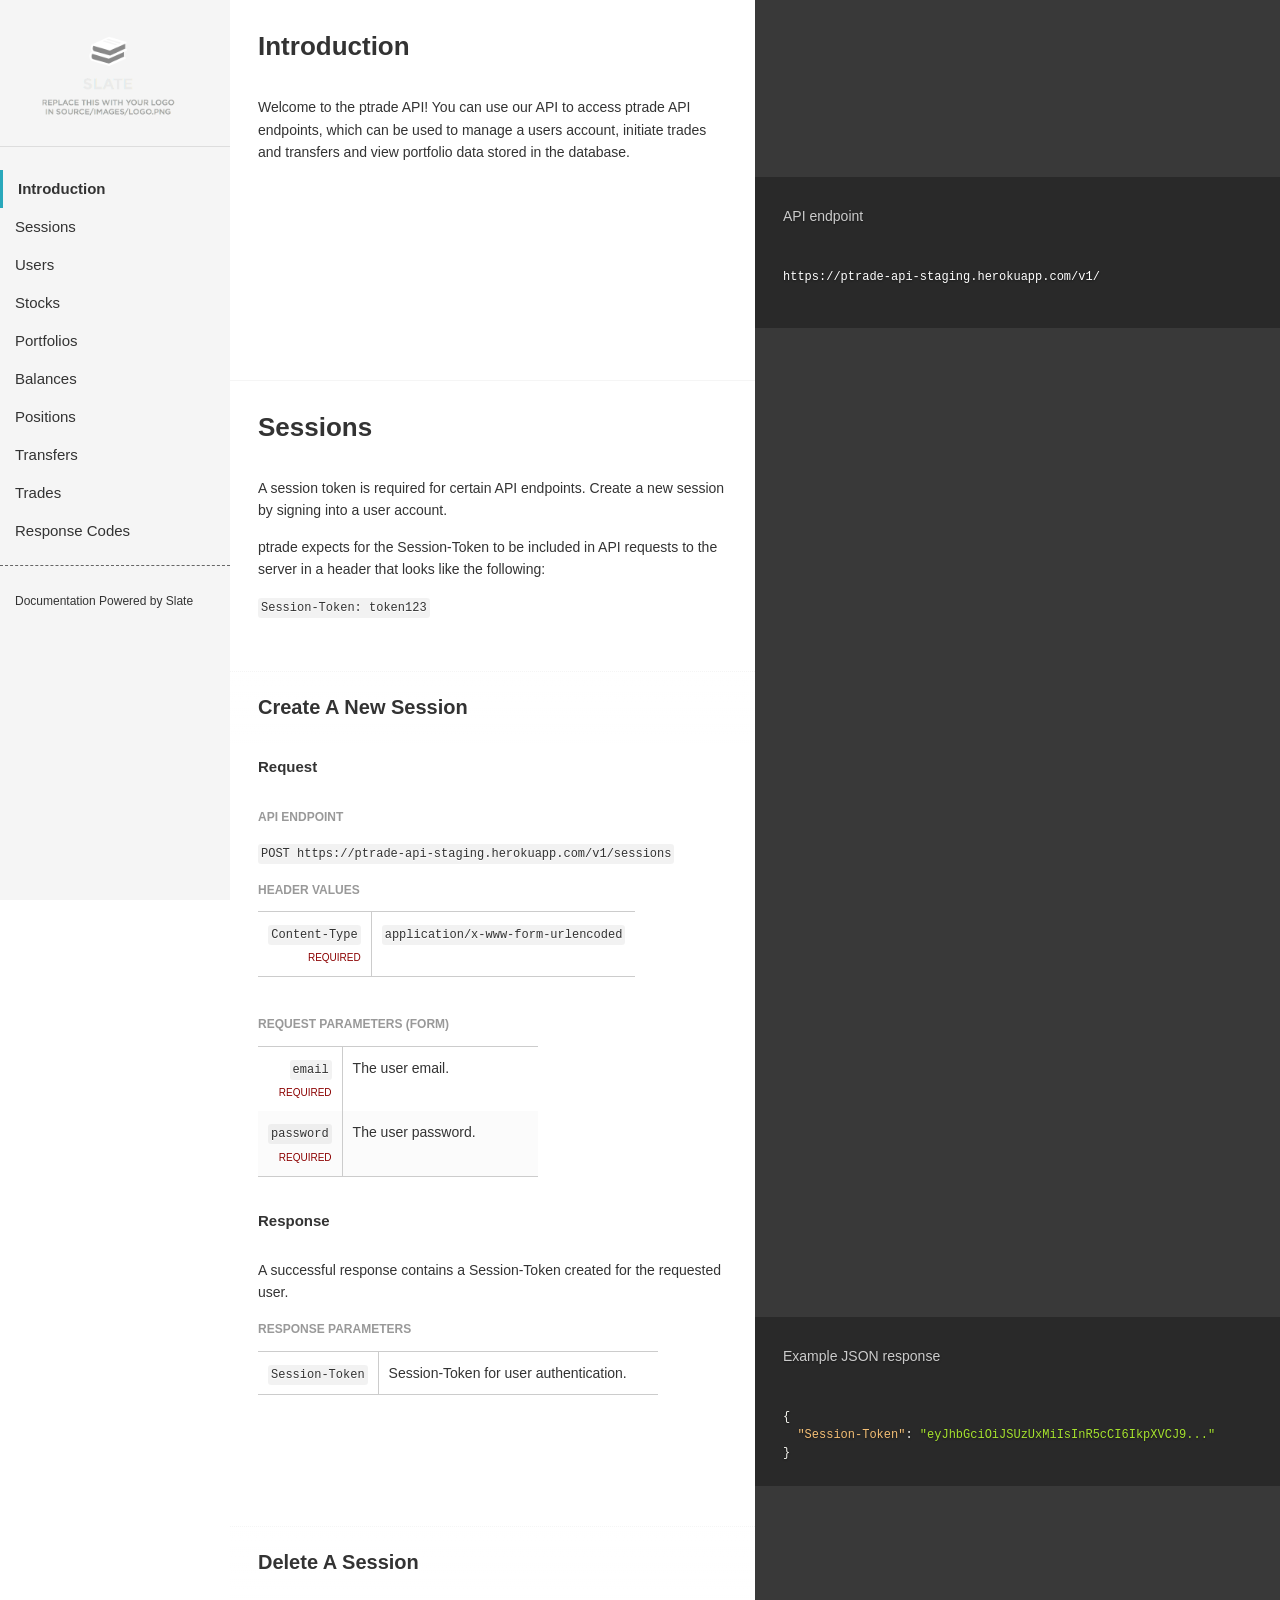
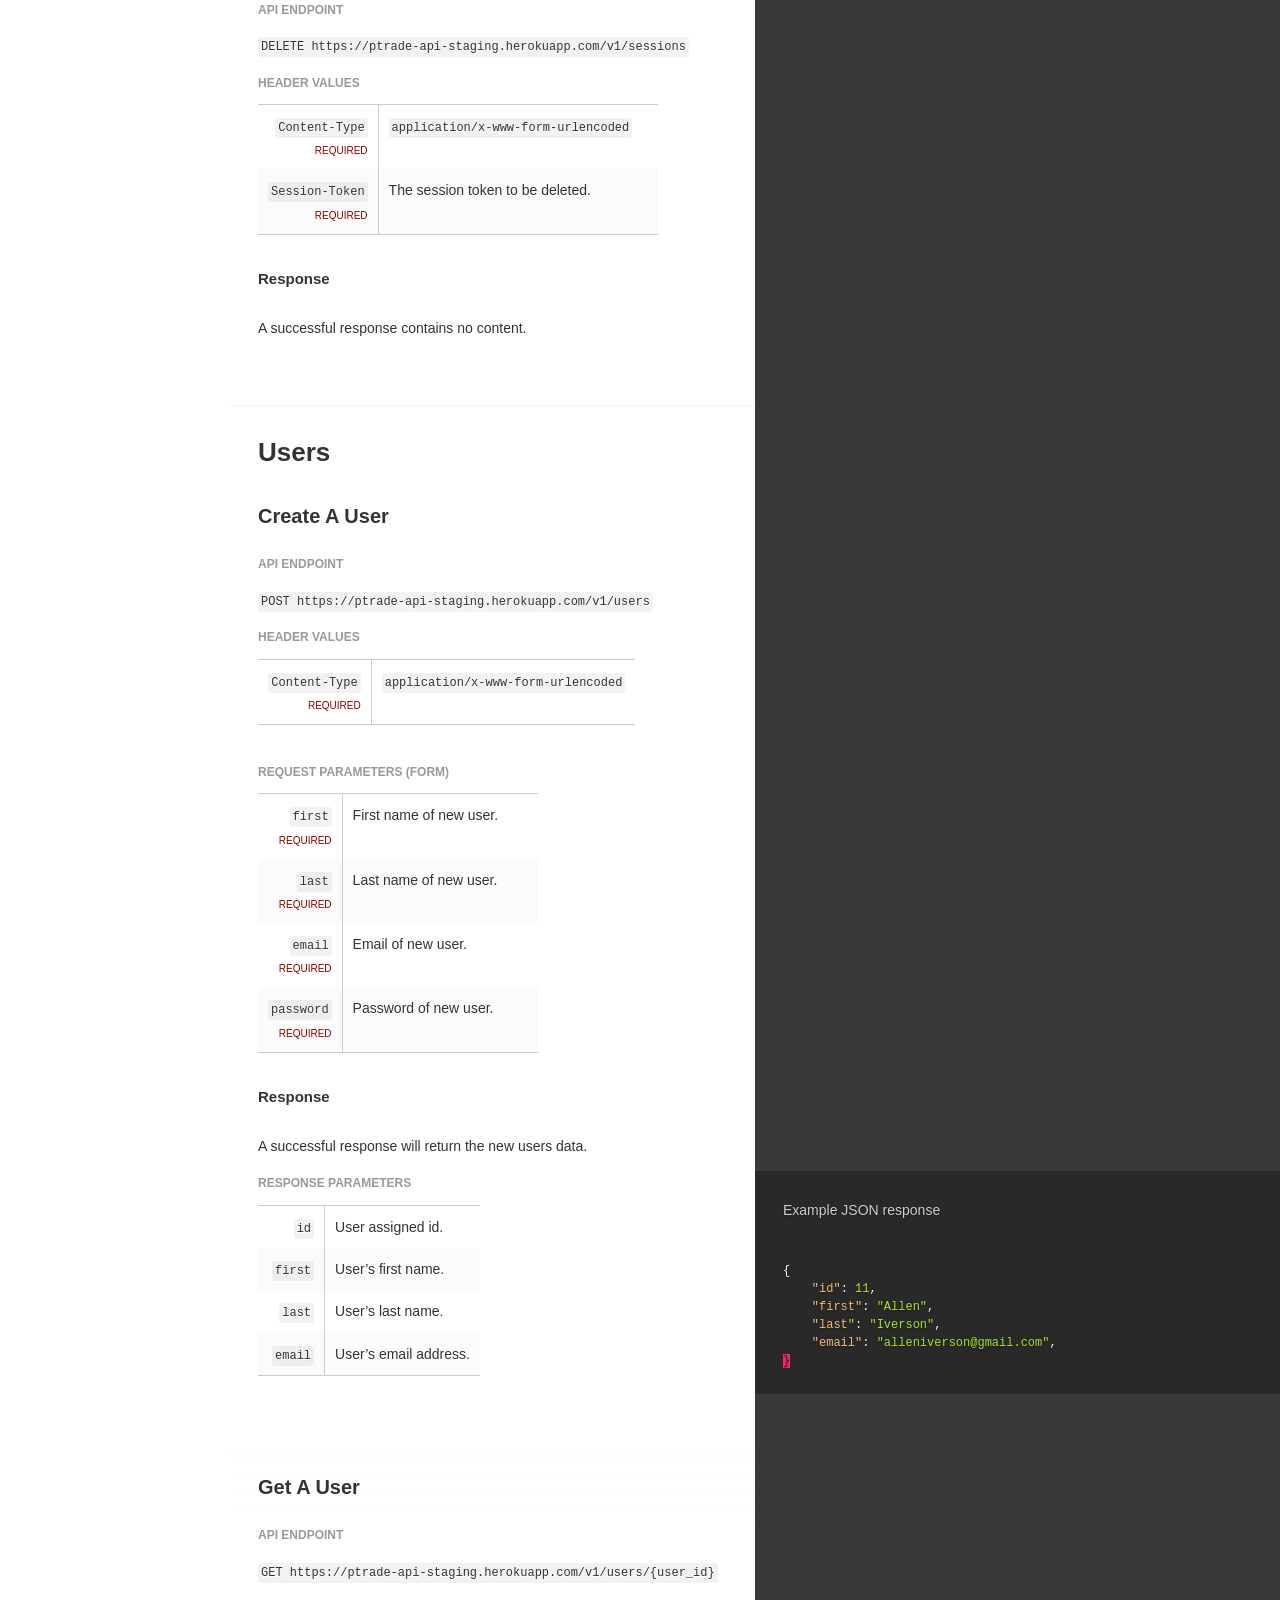
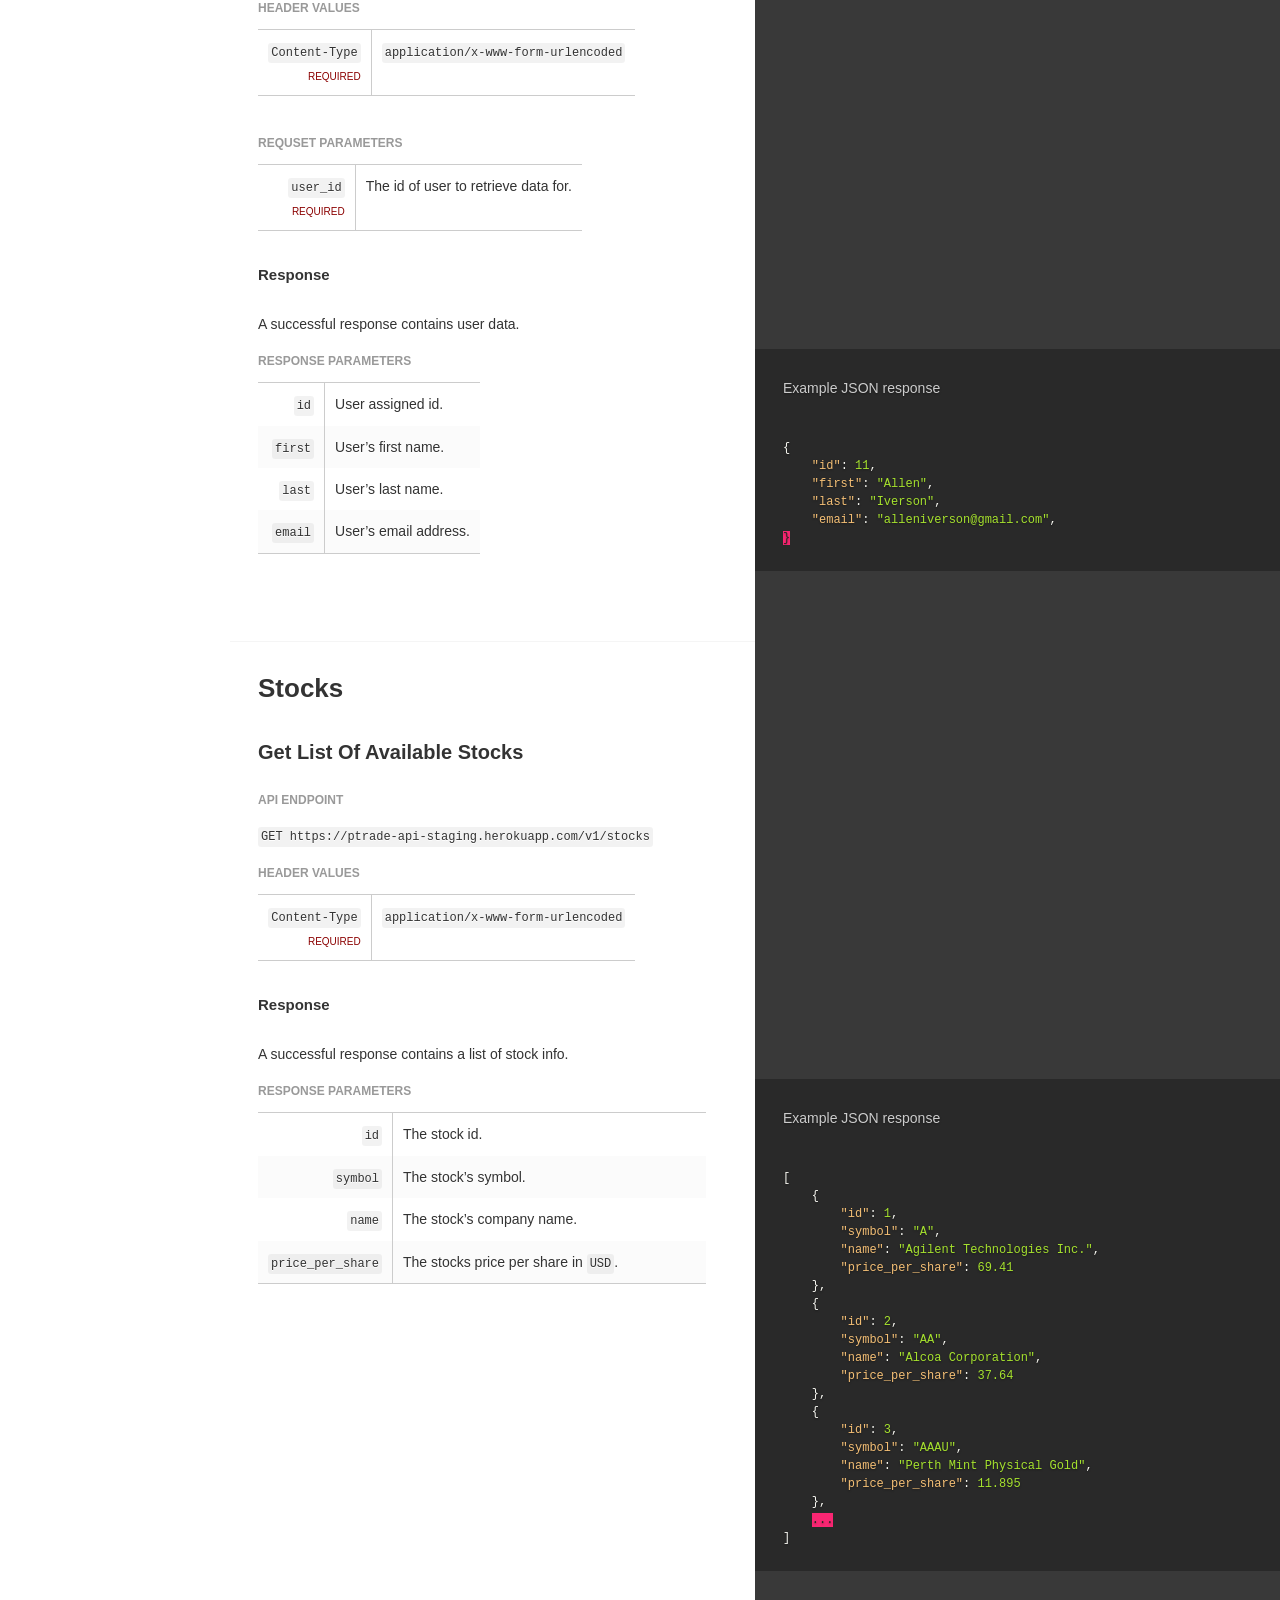
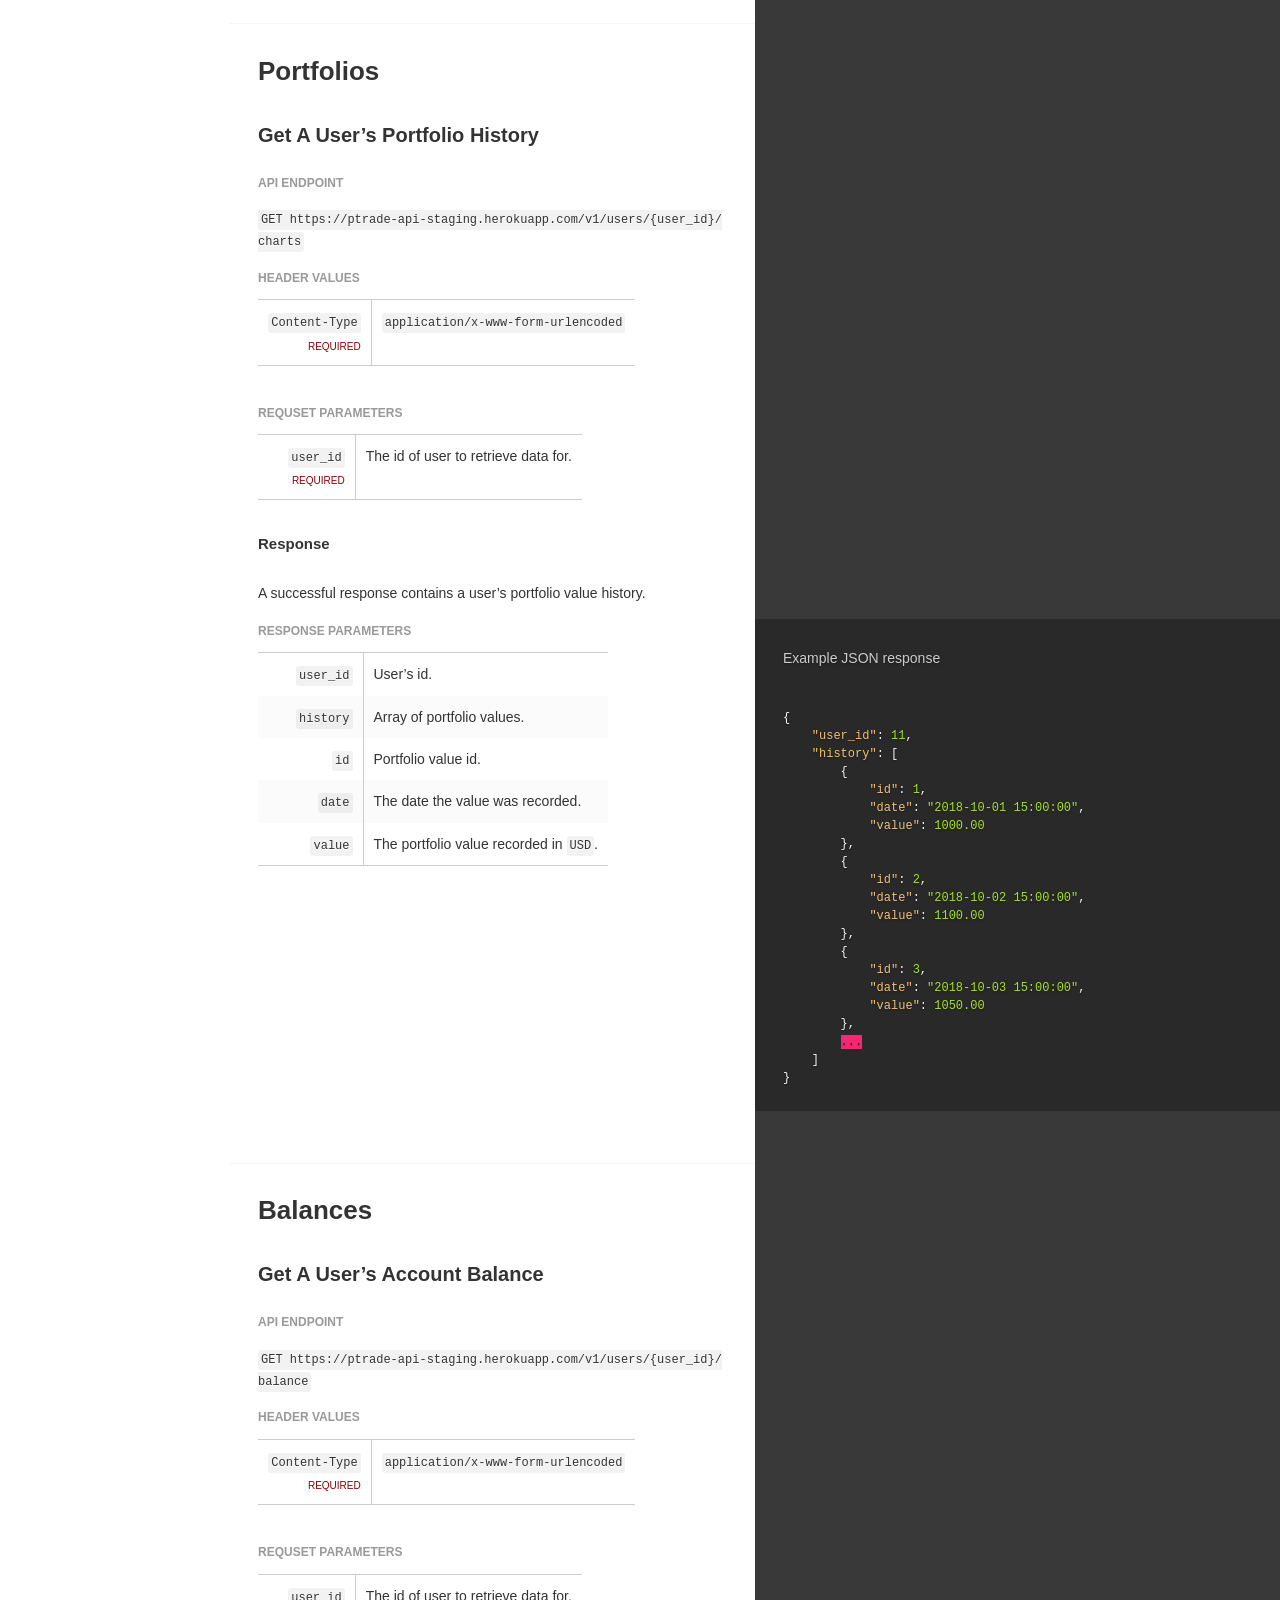
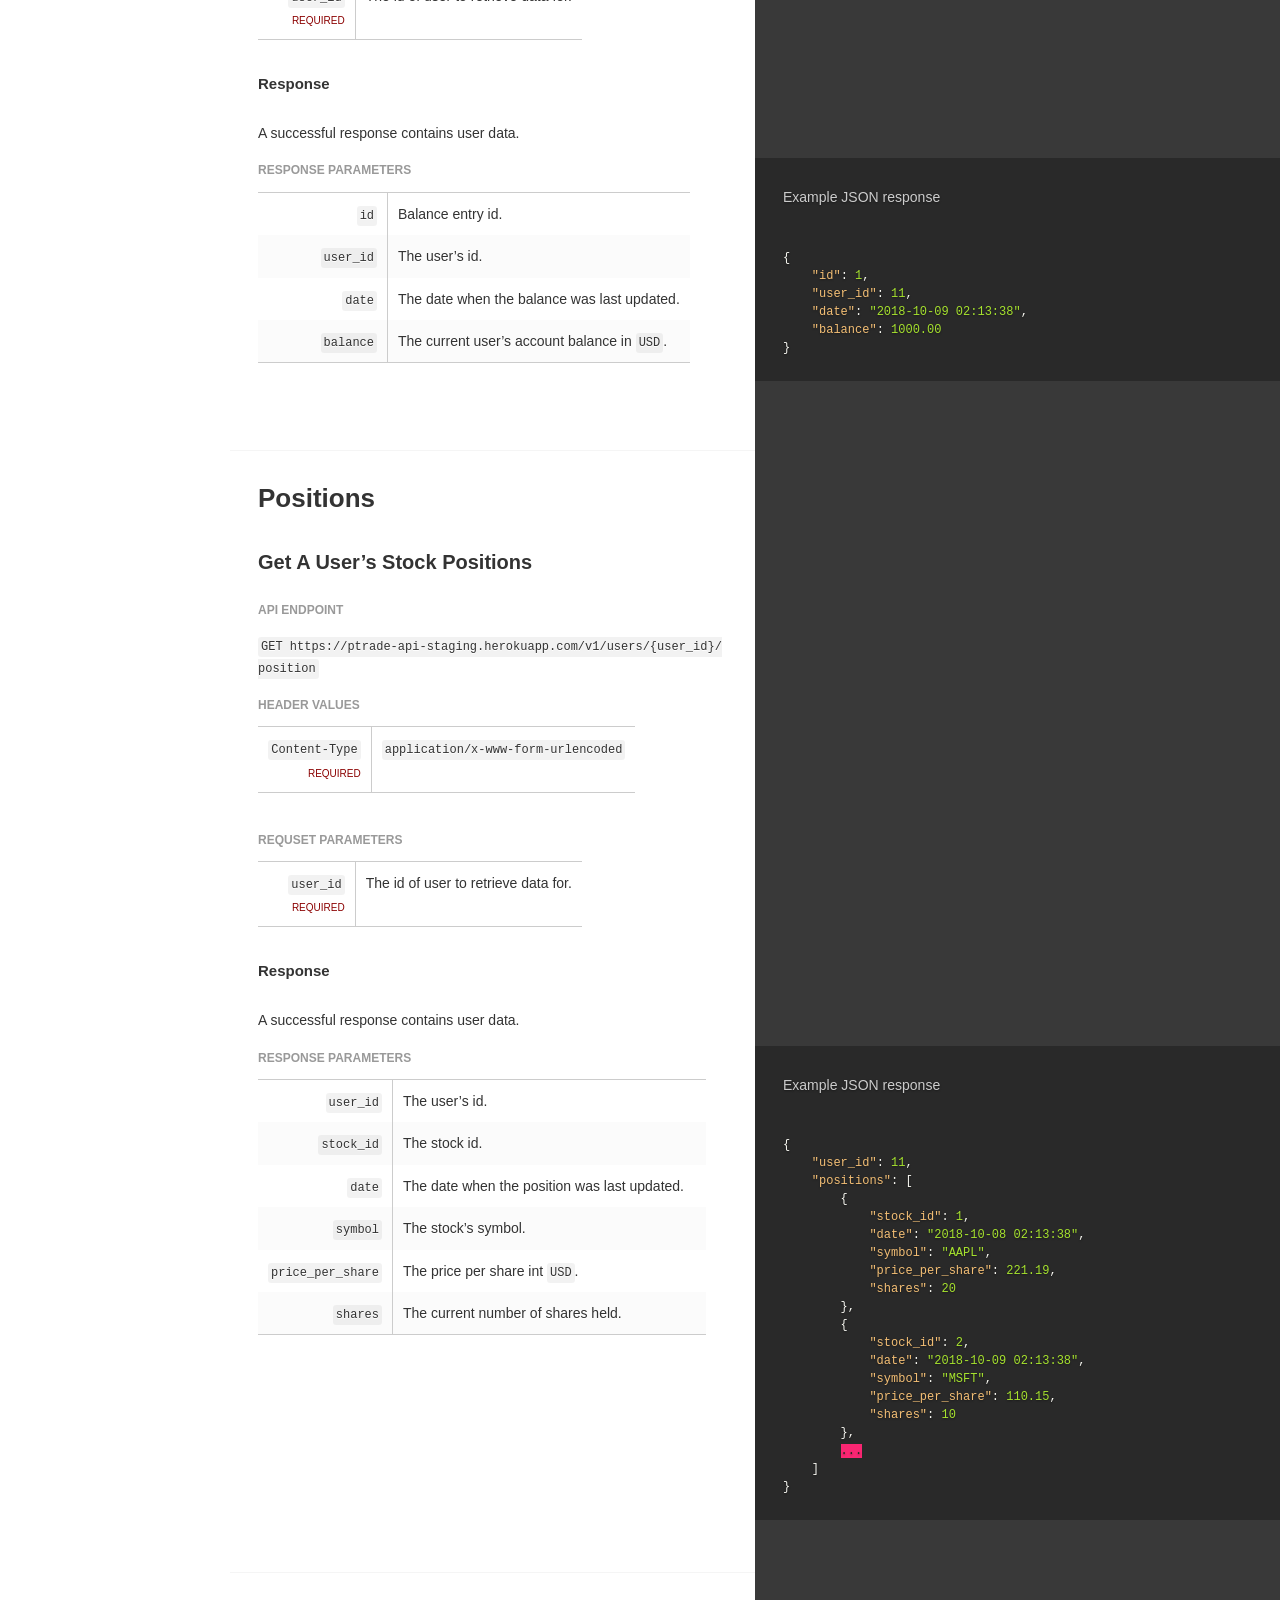
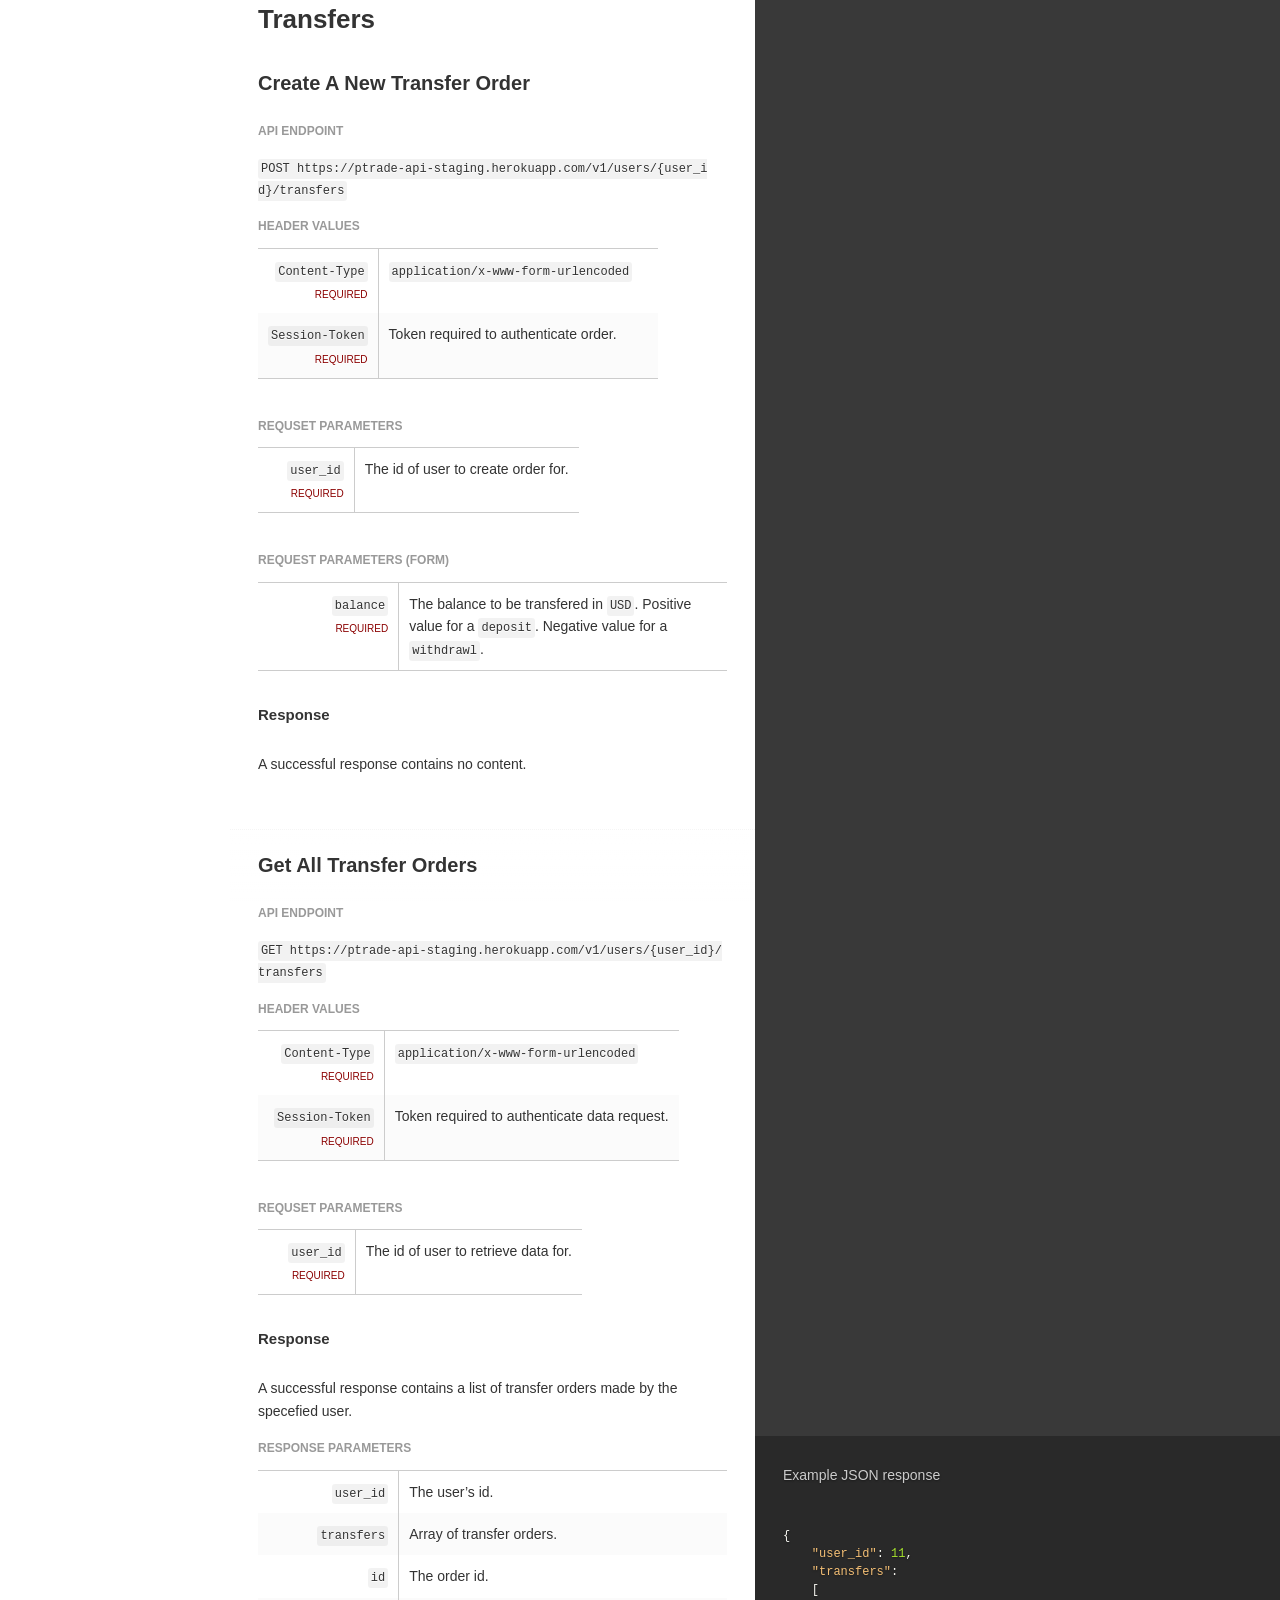
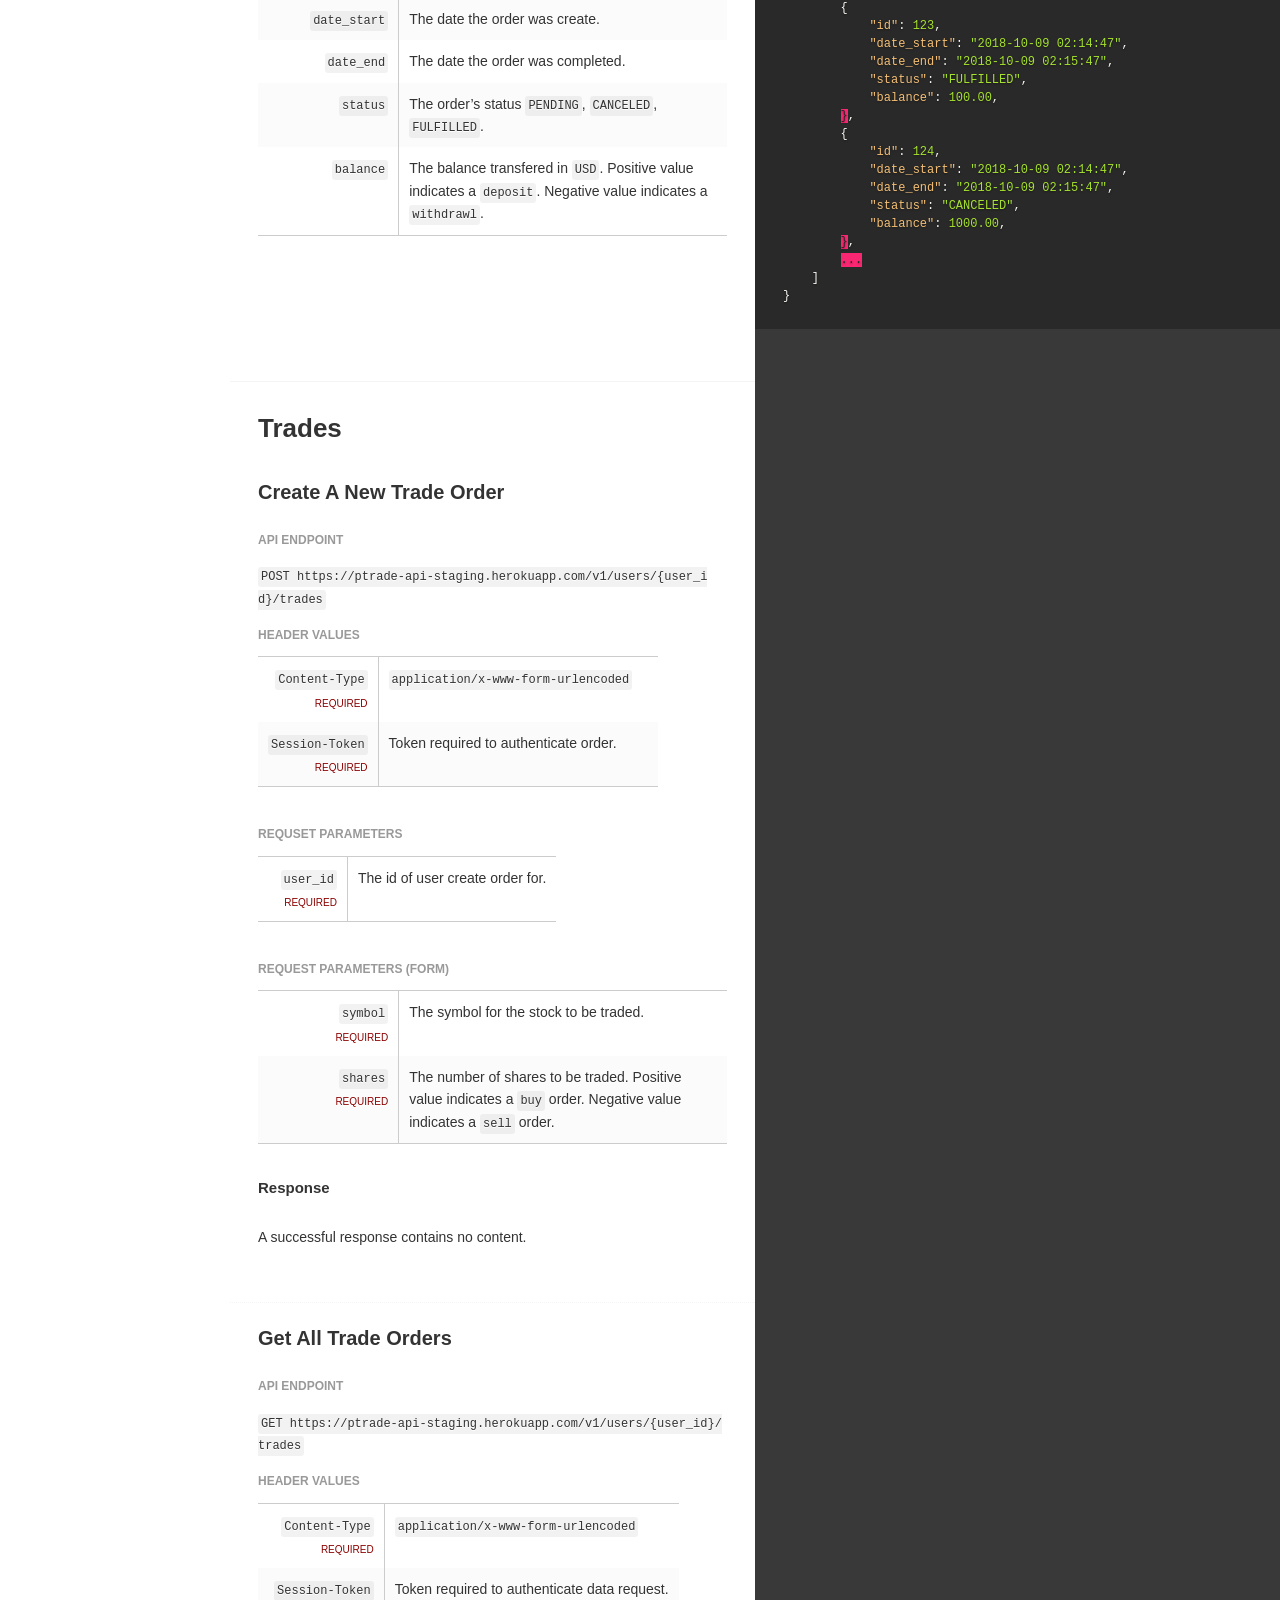
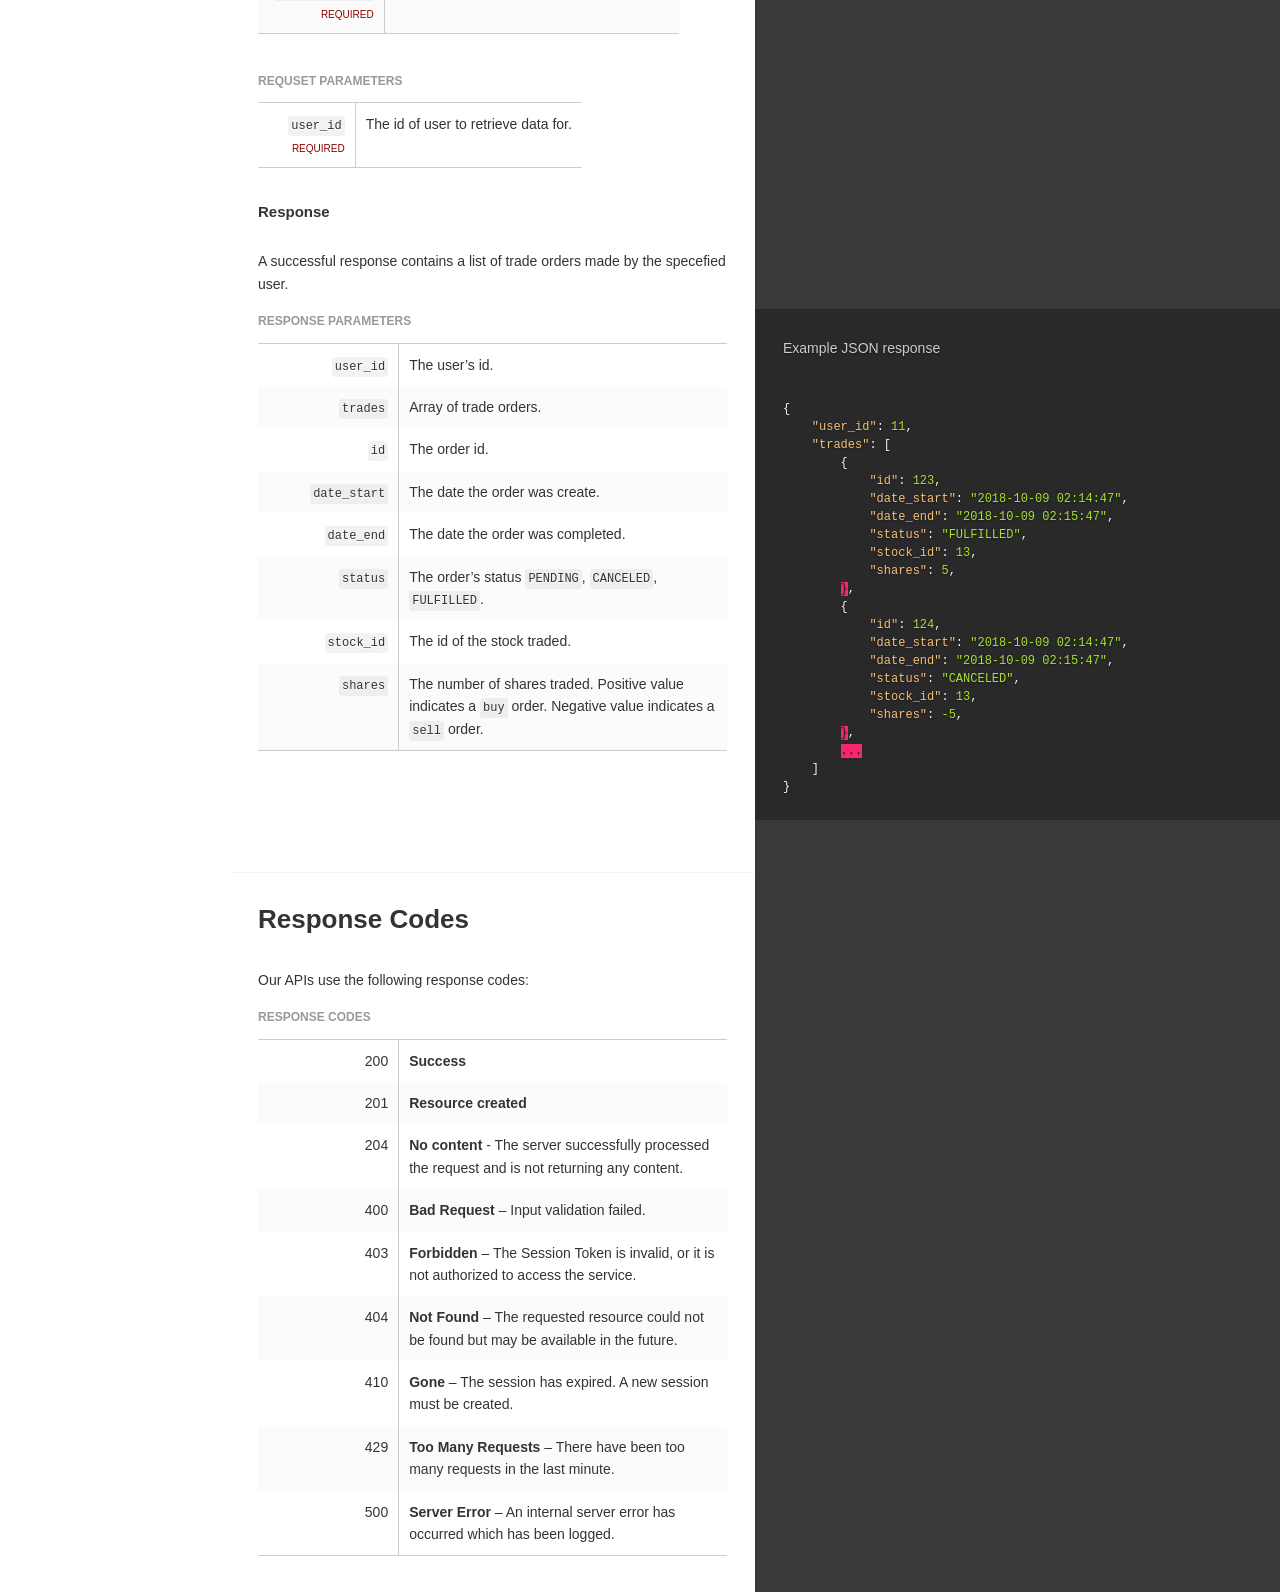
<file: docs/index.html>
<!doctype html>
<html>
  <head>
    <meta charset="utf-8">
    <meta content="IE=edge,chrome=1" http-equiv="X-UA-Compatible">
    <meta name="viewport" content="width=device-width, initial-scale=1, maximum-scale=1">
    <title>API Reference</title>
    <link rel="icon" type="image/png" href="" sizes="96x96">

    <style>
      .highlight table td { padding: 5px; }
.highlight table pre { margin: 0; }
.highlight, .highlight .w {
  color: #f8f8f2;
  background-color: #272822;
}
.highlight .err {
  color: #272822;
  background-color: #f92672;
}
.highlight .c, .highlight .cd, .highlight .cm, .highlight .c1, .highlight .cs {
  color: #75715e;
}
.highlight .cp {
  color: #f4bf75;
}
.highlight .nt {
  color: #f4bf75;
}
.highlight .o, .highlight .ow {
  color: #f8f8f2;
}
.highlight .p, .highlight .pi {
  color: #f8f8f2;
}
.highlight .gi {
  color: #a6e22e;
}
.highlight .gd {
  color: #f92672;
}
.highlight .gh {
  color: #66d9ef;
  background-color: #272822;
  font-weight: bold;
}
.highlight .k, .highlight .kn, .highlight .kp, .highlight .kr, .highlight .kv {
  color: #ae81ff;
}
.highlight .kc {
  color: #fd971f;
}
.highlight .kt {
  color: #fd971f;
}
.highlight .kd {
  color: #fd971f;
}
.highlight .s, .highlight .sb, .highlight .sc, .highlight .sd, .highlight .s2, .highlight .sh, .highlight .sx, .highlight .s1 {
  color: #a6e22e;
}
.highlight .sr {
  color: #a1efe4;
}
.highlight .si {
  color: #cc6633;
}
.highlight .se {
  color: #cc6633;
}
.highlight .nn {
  color: #f4bf75;
}
.highlight .nc {
  color: #f4bf75;
}
.highlight .no {
  color: #f4bf75;
}
.highlight .na {
  color: #66d9ef;
}
.highlight .m, .highlight .mf, .highlight .mh, .highlight .mi, .highlight .il, .highlight .mo, .highlight .mb, .highlight .mx {
  color: #a6e22e;
}
.highlight .ss {
  color: #a6e22e;
}
    </style>
    <link href="stylesheets/overrides.css" rel="stylesheet" media="screen" />
    <link href="stylesheets/print.css" rel="stylesheet" media="print" />
      <script src="javascripts/all_nosearch.js"></script>
  </head>

  <body class="index" data-languages="[]">
    <a href="#" id="nav-button">
      <span>
        NAV
        <img src="images/navbar.png" alt="Navbar" />
      </span>
    </a>
    <div class="tocify-wrapper">
      <div id="logo">
        <a href="">
            <img src="images/logo.png" alt="Logo" />
        </a>
      </div>

      <div id="toc">
      </div>
        <ul class="toc-footer">
            <li><a href='https://github.com/lord/slate'>Documentation Powered by Slate</a></li>
        </ul>
    </div>
    <div class="page-wrapper">
      <div class="dark-box"></div>
      <div class="content">
        <h1 id="introduction">Introduction</h1>

<p>Welcome to the ptrade API! You can use our API to access ptrade API endpoints, which can be used to manage a users account, initiate trades and transfers and view portfolio data stored in the database.</p>

<blockquote>
<p>API endpoint</p>
</blockquote>
<pre class="highlight plaintext"><code>https://ptrade-api-staging.herokuapp.com/v1/

</code></pre>
          <h1 id="sessions">Sessions</h1>

<p>A session token is required for certain API endpoints. Create a new session by signing into a user account.</p>

<p>ptrade expects for the Session-Token to be included in API requests to the server in a header that looks like the following:</p>

<p><code class="prettyprint">Session-Token: token123</code></p>

<h2 id="create-a-new-session">Create A New Session</h2>

<h3 id="request">Request</h3>

<p><em>API endpoint</em></p>

<p><code class="prettyprint">POST https://ptrade-api-staging.herokuapp.com/v1/sessions</code></p>

<!-- [![Run in Postman](https://run.pstmn.io/button.svg)]() -->

<p><em>HEADER VALUES</em></p>

<table><thead>
<tr>
<th>Header</th>
<th>Value</th>
</tr>
</thead><tbody>
<tr>
<td><code class="prettyprint">Content-Type</code> <br><span class="required">REQUIRED</span></td>
<td><code class="prettyprint">application/x-www-form-urlencoded</code></td>
</tr>
</tbody></table>

<p><em>REQUEST PARAMETERS (FORM)</em></p>

<table><thead>
<tr>
<th>Parameter</th>
<th>Description</th>
</tr>
</thead><tbody>
<tr>
<td><code class="prettyprint">email</code> <br><span class="required">REQUIRED</span></td>
<td>The user email.</td>
</tr>
<tr>
<td><code class="prettyprint">password</code> <br><span class="required">REQUIRED</span></td>
<td>The user password.</td>
</tr>
</tbody></table>

<h3 id="response">Response</h3>

<p>A successful response contains a Session-Token created for the requested user. </p>

<blockquote>
<p>Example JSON response  </p>
</blockquote>
<pre class="highlight json"><code><span class="p">{</span><span class="w">
  </span><span class="nt">"Session-Token"</span><span class="p">:</span><span class="w"> </span><span class="s2">"eyJhbGciOiJSUzUxMiIsInR5cCI6IkpXVCJ9..."</span><span class="w"> 
</span><span class="p">}</span><span class="w">
</span></code></pre>
<p><em>RESPONSE PARAMETERS</em></p>

<table><thead>
<tr>
<th>Element</th>
<th>Detail</th>
</tr>
</thead><tbody>
<tr>
<td><code class="prettyprint">Session-Token</code></td>
<td>Session-Token for user authentication.</td>
</tr>
</tbody></table>

<h2 id="delete-a-session">Delete A Session</h2>

<p><em>API endpoint</em></p>

<p><code class="prettyprint">DELETE https://ptrade-api-staging.herokuapp.com/v1/sessions</code></p>

<p><em>HEADER VALUES</em></p>

<table><thead>
<tr>
<th>Header</th>
<th>Value</th>
</tr>
</thead><tbody>
<tr>
<td><code class="prettyprint">Content-Type</code> <br><span class="required">REQUIRED</span></td>
<td><code class="prettyprint">application/x-www-form-urlencoded</code></td>
</tr>
<tr>
<td><code class="prettyprint">Session-Token</code> <br><span class="required">REQUIRED</span></td>
<td>The session token to be deleted.</td>
</tr>
</tbody></table>

<h3 id="response">Response</h3>

<p>A successful response contains no content.</p>

          <h1 id="users">Users</h1>

<h2 id="create-a-user">Create A User</h2>

<p><em>API endpoint</em></p>

<p><code class="prettyprint">POST https://ptrade-api-staging.herokuapp.com/v1/users</code></p>

<p><em>HEADER VALUES</em></p>

<table><thead>
<tr>
<th>Header</th>
<th>Value</th>
</tr>
</thead><tbody>
<tr>
<td><code class="prettyprint">Content-Type</code> <br><span class="required">REQUIRED</span></td>
<td><code class="prettyprint">application/x-www-form-urlencoded</code></td>
</tr>
</tbody></table>

<p><em>REQUEST PARAMETERS (FORM)</em></p>

<table><thead>
<tr>
<th>Parameter</th>
<th>Description</th>
</tr>
</thead><tbody>
<tr>
<td><code class="prettyprint">first</code> <br><span class="required">REQUIRED</span></td>
<td>First name of new user.</td>
</tr>
<tr>
<td><code class="prettyprint">last</code> <br><span class="required">REQUIRED</span></td>
<td>Last name of new user.</td>
</tr>
<tr>
<td><code class="prettyprint">email</code> <br><span class="required">REQUIRED</span></td>
<td>Email of new user.</td>
</tr>
<tr>
<td><code class="prettyprint">password</code> <br><span class="required">REQUIRED</span></td>
<td>Password of new user.</td>
</tr>
</tbody></table>

<h3 id="response">Response</h3>

<p>A successful response will return the new users data.</p>

<blockquote>
<p>Example JSON response  </p>
</blockquote>
<pre class="highlight json"><code><span class="p">{</span><span class="w">
    </span><span class="nt">"id"</span><span class="p">:</span><span class="w"> </span><span class="mi">11</span><span class="p">,</span><span class="w">
    </span><span class="nt">"first"</span><span class="p">:</span><span class="w"> </span><span class="s2">"Allen"</span><span class="p">,</span><span class="w">
    </span><span class="nt">"last"</span><span class="p">:</span><span class="w"> </span><span class="s2">"Iverson"</span><span class="p">,</span><span class="w">
    </span><span class="nt">"email"</span><span class="p">:</span><span class="w"> </span><span class="s2">"alleniverson@gmail.com"</span><span class="p">,</span><span class="w">
</span><span class="err">}</span><span class="w">
</span></code></pre>
<p><em>RESPONSE PARAMETERS</em></p>

<table><thead>
<tr>
<th>Element</th>
<th>Detail</th>
</tr>
</thead><tbody>
<tr>
<td><code class="prettyprint">id</code></td>
<td>User assigned id.</td>
</tr>
<tr>
<td><code class="prettyprint">first</code></td>
<td>User&rsquo;s first name.</td>
</tr>
<tr>
<td><code class="prettyprint">last</code></td>
<td>User&rsquo;s last name.</td>
</tr>
<tr>
<td><code class="prettyprint">email</code></td>
<td>User&rsquo;s email address.</td>
</tr>
</tbody></table>

<h2 id="get-a-user">Get A User</h2>

<p><em>API endpoint</em></p>

<p><code class="prettyprint">GET https://ptrade-api-staging.herokuapp.com/v1/users/{user_id}</code></p>

<p><em>HEADER VALUES</em></p>

<table><thead>
<tr>
<th>Header</th>
<th>Value</th>
</tr>
</thead><tbody>
<tr>
<td><code class="prettyprint">Content-Type</code> <br><span class="required">REQUIRED</span></td>
<td><code class="prettyprint">application/x-www-form-urlencoded</code></td>
</tr>
</tbody></table>

<p><em>REQUSET PARAMETERS</em></p>

<table><thead>
<tr>
<th>Element</th>
<th>Detail</th>
</tr>
</thead><tbody>
<tr>
<td><code class="prettyprint">user_id</code> <br><span class="required">REQUIRED</span></td>
<td>The id of user to retrieve data for.</td>
</tr>
</tbody></table>

<h3 id="response">Response</h3>

<p>A successful response contains user data.</p>

<blockquote>
<p>Example JSON response  </p>
</blockquote>
<pre class="highlight json"><code><span class="p">{</span><span class="w">
    </span><span class="nt">"id"</span><span class="p">:</span><span class="w"> </span><span class="mi">11</span><span class="p">,</span><span class="w">
    </span><span class="nt">"first"</span><span class="p">:</span><span class="w"> </span><span class="s2">"Allen"</span><span class="p">,</span><span class="w">
    </span><span class="nt">"last"</span><span class="p">:</span><span class="w"> </span><span class="s2">"Iverson"</span><span class="p">,</span><span class="w">
    </span><span class="nt">"email"</span><span class="p">:</span><span class="w"> </span><span class="s2">"alleniverson@gmail.com"</span><span class="p">,</span><span class="w">
</span><span class="err">}</span><span class="w">
</span></code></pre>
<p><em>RESPONSE PARAMETERS</em></p>

<table><thead>
<tr>
<th>Element</th>
<th>Detail</th>
</tr>
</thead><tbody>
<tr>
<td><code class="prettyprint">id</code></td>
<td>User assigned id.</td>
</tr>
<tr>
<td><code class="prettyprint">first</code></td>
<td>User&rsquo;s first name.</td>
</tr>
<tr>
<td><code class="prettyprint">last</code></td>
<td>User&rsquo;s last name.</td>
</tr>
<tr>
<td><code class="prettyprint">email</code></td>
<td>User&rsquo;s email address.</td>
</tr>
</tbody></table>

          <h1 id="stocks">Stocks</h1>

<h2 id="get-list-of-available-stocks">Get List Of Available Stocks</h2>

<p><em>API endpoint</em></p>

<p><code class="prettyprint">GET https://ptrade-api-staging.herokuapp.com/v1/stocks</code></p>

<p><em>HEADER VALUES</em></p>

<table><thead>
<tr>
<th>Header</th>
<th>Value</th>
</tr>
</thead><tbody>
<tr>
<td><code class="prettyprint">Content-Type</code> <br><span class="required">REQUIRED</span></td>
<td><code class="prettyprint">application/x-www-form-urlencoded</code></td>
</tr>
</tbody></table>

<h3 id="response">Response</h3>

<p>A successful response contains a list of stock info.</p>

<blockquote>
<p>Example JSON response  </p>
</blockquote>
<pre class="highlight json"><code><span class="p">[</span><span class="w">
    </span><span class="p">{</span><span class="w">
        </span><span class="nt">"id"</span><span class="p">:</span><span class="w"> </span><span class="mi">1</span><span class="p">,</span><span class="w">
        </span><span class="nt">"symbol"</span><span class="p">:</span><span class="w"> </span><span class="s2">"A"</span><span class="p">,</span><span class="w">
        </span><span class="nt">"name"</span><span class="p">:</span><span class="w"> </span><span class="s2">"Agilent Technologies Inc."</span><span class="p">,</span><span class="w">
        </span><span class="nt">"price_per_share"</span><span class="p">:</span><span class="w"> </span><span class="mf">69.41</span><span class="w">
    </span><span class="p">},</span><span class="w">
    </span><span class="p">{</span><span class="w">
        </span><span class="nt">"id"</span><span class="p">:</span><span class="w"> </span><span class="mi">2</span><span class="p">,</span><span class="w">
        </span><span class="nt">"symbol"</span><span class="p">:</span><span class="w"> </span><span class="s2">"AA"</span><span class="p">,</span><span class="w">
        </span><span class="nt">"name"</span><span class="p">:</span><span class="w"> </span><span class="s2">"Alcoa Corporation"</span><span class="p">,</span><span class="w">
        </span><span class="nt">"price_per_share"</span><span class="p">:</span><span class="w"> </span><span class="mf">37.64</span><span class="w">
    </span><span class="p">},</span><span class="w">
    </span><span class="p">{</span><span class="w">
        </span><span class="nt">"id"</span><span class="p">:</span><span class="w"> </span><span class="mi">3</span><span class="p">,</span><span class="w">
        </span><span class="nt">"symbol"</span><span class="p">:</span><span class="w"> </span><span class="s2">"AAAU"</span><span class="p">,</span><span class="w">
        </span><span class="nt">"name"</span><span class="p">:</span><span class="w"> </span><span class="s2">"Perth Mint Physical Gold"</span><span class="p">,</span><span class="w">
        </span><span class="nt">"price_per_share"</span><span class="p">:</span><span class="w"> </span><span class="mf">11.895</span><span class="w">
    </span><span class="p">},</span><span class="w">
    </span><span class="err">...</span><span class="w">
</span><span class="p">]</span><span class="w">
</span></code></pre>
<p><em>RESPONSE PARAMETERS</em></p>

<table><thead>
<tr>
<th>Element</th>
<th>Detail</th>
</tr>
</thead><tbody>
<tr>
<td><code class="prettyprint">id</code></td>
<td>The stock id.</td>
</tr>
<tr>
<td><code class="prettyprint">symbol</code></td>
<td>The stock&rsquo;s symbol.</td>
</tr>
<tr>
<td><code class="prettyprint">name</code></td>
<td>The stock&rsquo;s company name.</td>
</tr>
<tr>
<td><code class="prettyprint">price_per_share</code></td>
<td>The stocks price per share in <code class="prettyprint">USD</code>.</td>
</tr>
</tbody></table>

          <h1 id="portfolios">Portfolios</h1>

<h2 id="get-a-user-39-s-portfolio-history">Get A User&rsquo;s Portfolio History</h2>

<p><em>API endpoint</em></p>

<p><code class="prettyprint">GET https://ptrade-api-staging.herokuapp.com/v1/users/{user_id}/charts</code></p>

<p><em>HEADER VALUES</em></p>

<table><thead>
<tr>
<th>Header</th>
<th>Value</th>
</tr>
</thead><tbody>
<tr>
<td><code class="prettyprint">Content-Type</code> <br><span class="required">REQUIRED</span></td>
<td><code class="prettyprint">application/x-www-form-urlencoded</code></td>
</tr>
</tbody></table>

<p><em>REQUSET PARAMETERS</em></p>

<table><thead>
<tr>
<th>Element</th>
<th>Detail</th>
</tr>
</thead><tbody>
<tr>
<td><code class="prettyprint">user_id</code> <br><span class="required">REQUIRED</span></td>
<td>The id of user to retrieve data for.</td>
</tr>
</tbody></table>

<h3 id="response">Response</h3>

<p>A successful response contains a user&rsquo;s portfolio value history.</p>

<blockquote>
<p>Example JSON response  </p>
</blockquote>
<pre class="highlight json"><code><span class="p">{</span><span class="w">
    </span><span class="nt">"user_id"</span><span class="p">:</span><span class="w"> </span><span class="mi">11</span><span class="p">,</span><span class="w">
    </span><span class="nt">"history"</span><span class="p">:</span><span class="w"> </span><span class="p">[</span><span class="w">
        </span><span class="p">{</span><span class="w">
            </span><span class="nt">"id"</span><span class="p">:</span><span class="w"> </span><span class="mi">1</span><span class="p">,</span><span class="w">
            </span><span class="nt">"date"</span><span class="p">:</span><span class="w"> </span><span class="s2">"2018-10-01 15:00:00"</span><span class="p">,</span><span class="w">
            </span><span class="nt">"value"</span><span class="p">:</span><span class="w"> </span><span class="mf">1000.00</span><span class="w">
        </span><span class="p">},</span><span class="w">
        </span><span class="p">{</span><span class="w">
            </span><span class="nt">"id"</span><span class="p">:</span><span class="w"> </span><span class="mi">2</span><span class="p">,</span><span class="w">
            </span><span class="nt">"date"</span><span class="p">:</span><span class="w"> </span><span class="s2">"2018-10-02 15:00:00"</span><span class="p">,</span><span class="w">
            </span><span class="nt">"value"</span><span class="p">:</span><span class="w"> </span><span class="mf">1100.00</span><span class="w">
        </span><span class="p">},</span><span class="w">
        </span><span class="p">{</span><span class="w">
            </span><span class="nt">"id"</span><span class="p">:</span><span class="w"> </span><span class="mi">3</span><span class="p">,</span><span class="w">
            </span><span class="nt">"date"</span><span class="p">:</span><span class="w"> </span><span class="s2">"2018-10-03 15:00:00"</span><span class="p">,</span><span class="w">
            </span><span class="nt">"value"</span><span class="p">:</span><span class="w"> </span><span class="mf">1050.00</span><span class="w">
        </span><span class="p">},</span><span class="w">
        </span><span class="err">...</span><span class="w">
    </span><span class="p">]</span><span class="w">
</span><span class="p">}</span><span class="w">
</span></code></pre>
<p><em>RESPONSE PARAMETERS</em></p>

<table><thead>
<tr>
<th>Element</th>
<th>Detail</th>
</tr>
</thead><tbody>
<tr>
<td><code class="prettyprint">user_id</code></td>
<td>User&rsquo;s id.</td>
</tr>
<tr>
<td><code class="prettyprint">history</code></td>
<td>Array of portfolio values.</td>
</tr>
<tr>
<td><code class="prettyprint">id</code></td>
<td>Portfolio value id.</td>
</tr>
<tr>
<td><code class="prettyprint">date</code></td>
<td>The date the value was recorded.</td>
</tr>
<tr>
<td><code class="prettyprint">value</code></td>
<td>The portfolio value recorded in <code class="prettyprint">USD</code>.</td>
</tr>
</tbody></table>

          <h1 id="balances">Balances</h1>

<h2 id="get-a-user-39-s-account-balance">Get A User&rsquo;s Account Balance</h2>

<p><em>API endpoint</em></p>

<p><code class="prettyprint">GET https://ptrade-api-staging.herokuapp.com/v1/users/{user_id}/balance</code></p>

<p><em>HEADER VALUES</em></p>

<table><thead>
<tr>
<th>Header</th>
<th>Value</th>
</tr>
</thead><tbody>
<tr>
<td><code class="prettyprint">Content-Type</code> <br><span class="required">REQUIRED</span></td>
<td><code class="prettyprint">application/x-www-form-urlencoded</code></td>
</tr>
</tbody></table>

<p><em>REQUSET PARAMETERS</em></p>

<table><thead>
<tr>
<th>Element</th>
<th>Detail</th>
</tr>
</thead><tbody>
<tr>
<td><code class="prettyprint">user_id</code> <br><span class="required">REQUIRED</span></td>
<td>The id of user to retrieve data for.</td>
</tr>
</tbody></table>

<h3 id="response">Response</h3>

<p>A successful response contains user data.</p>

<blockquote>
<p>Example JSON response  </p>
</blockquote>
<pre class="highlight json"><code><span class="p">{</span><span class="w">
    </span><span class="nt">"id"</span><span class="p">:</span><span class="w"> </span><span class="mi">1</span><span class="p">,</span><span class="w">
    </span><span class="nt">"user_id"</span><span class="p">:</span><span class="w"> </span><span class="mi">11</span><span class="p">,</span><span class="w">
    </span><span class="nt">"date"</span><span class="p">:</span><span class="w"> </span><span class="s2">"2018-10-09 02:13:38"</span><span class="p">,</span><span class="w">
    </span><span class="nt">"balance"</span><span class="p">:</span><span class="w"> </span><span class="mf">1000.00</span><span class="w">
</span><span class="p">}</span><span class="w">
</span></code></pre>
<p><em>RESPONSE PARAMETERS</em></p>

<table><thead>
<tr>
<th>Element</th>
<th>Detail</th>
</tr>
</thead><tbody>
<tr>
<td><code class="prettyprint">id</code></td>
<td>Balance entry id.</td>
</tr>
<tr>
<td><code class="prettyprint">user_id</code></td>
<td>The user&rsquo;s id.</td>
</tr>
<tr>
<td><code class="prettyprint">date</code></td>
<td>The date when the balance was last updated.</td>
</tr>
<tr>
<td><code class="prettyprint">balance</code></td>
<td>The current user&rsquo;s account balance in <code class="prettyprint">USD</code>.</td>
</tr>
</tbody></table>

          <h1 id="positions">Positions</h1>

<h2 id="get-a-user-39-s-stock-positions">Get A User&rsquo;s Stock Positions</h2>

<p><em>API endpoint</em></p>

<p><code class="prettyprint">GET https://ptrade-api-staging.herokuapp.com/v1/users/{user_id}/position</code></p>

<p><em>HEADER VALUES</em></p>

<table><thead>
<tr>
<th>Header</th>
<th>Value</th>
</tr>
</thead><tbody>
<tr>
<td><code class="prettyprint">Content-Type</code> <br><span class="required">REQUIRED</span></td>
<td><code class="prettyprint">application/x-www-form-urlencoded</code></td>
</tr>
</tbody></table>

<p><em>REQUSET PARAMETERS</em></p>

<table><thead>
<tr>
<th>Element</th>
<th>Detail</th>
</tr>
</thead><tbody>
<tr>
<td><code class="prettyprint">user_id</code> <br><span class="required">REQUIRED</span></td>
<td>The id of user to retrieve data for.</td>
</tr>
</tbody></table>

<h3 id="response">Response</h3>

<p>A successful response contains user data.</p>

<blockquote>
<p>Example JSON response  </p>
</blockquote>
<pre class="highlight json"><code><span class="p">{</span><span class="w">
    </span><span class="nt">"user_id"</span><span class="p">:</span><span class="w"> </span><span class="mi">11</span><span class="p">,</span><span class="w">
    </span><span class="nt">"positions"</span><span class="p">:</span><span class="w"> </span><span class="p">[</span><span class="w">
        </span><span class="p">{</span><span class="w">
            </span><span class="nt">"stock_id"</span><span class="p">:</span><span class="w"> </span><span class="mi">1</span><span class="p">,</span><span class="w">
            </span><span class="nt">"date"</span><span class="p">:</span><span class="w"> </span><span class="s2">"2018-10-08 02:13:38"</span><span class="p">,</span><span class="w">
            </span><span class="nt">"symbol"</span><span class="p">:</span><span class="w"> </span><span class="s2">"AAPL"</span><span class="p">,</span><span class="w">
            </span><span class="nt">"price_per_share"</span><span class="p">:</span><span class="w"> </span><span class="mf">221.19</span><span class="p">,</span><span class="w">
            </span><span class="nt">"shares"</span><span class="p">:</span><span class="w"> </span><span class="mi">20</span><span class="w">
        </span><span class="p">},</span><span class="w">
        </span><span class="p">{</span><span class="w">
            </span><span class="nt">"stock_id"</span><span class="p">:</span><span class="w"> </span><span class="mi">2</span><span class="p">,</span><span class="w">
            </span><span class="nt">"date"</span><span class="p">:</span><span class="w"> </span><span class="s2">"2018-10-09 02:13:38"</span><span class="p">,</span><span class="w">
            </span><span class="nt">"symbol"</span><span class="p">:</span><span class="w"> </span><span class="s2">"MSFT"</span><span class="p">,</span><span class="w">
            </span><span class="nt">"price_per_share"</span><span class="p">:</span><span class="w"> </span><span class="mf">110.15</span><span class="p">,</span><span class="w">
            </span><span class="nt">"shares"</span><span class="p">:</span><span class="w"> </span><span class="mi">10</span><span class="w">
        </span><span class="p">},</span><span class="w">
        </span><span class="err">...</span><span class="w">
    </span><span class="p">]</span><span class="w">
</span><span class="p">}</span><span class="w">
</span></code></pre>
<p><em>RESPONSE PARAMETERS</em></p>

<table><thead>
<tr>
<th>Element</th>
<th>Detail</th>
</tr>
</thead><tbody>
<tr>
<td><code class="prettyprint">user_id</code></td>
<td>The user&rsquo;s id.</td>
</tr>
<tr>
<td><code class="prettyprint">stock_id</code></td>
<td>The stock id.</td>
</tr>
<tr>
<td><code class="prettyprint">date</code></td>
<td>The date when the position was last updated.</td>
</tr>
<tr>
<td><code class="prettyprint">symbol</code></td>
<td>The stock&rsquo;s symbol.</td>
</tr>
<tr>
<td><code class="prettyprint">price_per_share</code></td>
<td>The price per share int <code class="prettyprint">USD</code>.</td>
</tr>
<tr>
<td><code class="prettyprint">shares</code></td>
<td>The current number of shares held.</td>
</tr>
</tbody></table>

          <h1 id="transfers">Transfers</h1>

<h2 id="create-a-new-transfer-order">Create A New Transfer Order</h2>

<p><em>API endpoint</em></p>

<p><code class="prettyprint">POST https://ptrade-api-staging.herokuapp.com/v1/users/{user_id}/transfers</code></p>

<p><em>HEADER VALUES</em></p>

<table><thead>
<tr>
<th>Header</th>
<th>Value</th>
</tr>
</thead><tbody>
<tr>
<td><code class="prettyprint">Content-Type</code> <br><span class="required">REQUIRED</span></td>
<td><code class="prettyprint">application/x-www-form-urlencoded</code></td>
</tr>
<tr>
<td><code class="prettyprint">Session-Token</code> <br><span class="required">REQUIRED</span></td>
<td>Token required to authenticate order.</td>
</tr>
</tbody></table>

<p><em>REQUSET PARAMETERS</em></p>

<table><thead>
<tr>
<th>Element</th>
<th>Detail</th>
</tr>
</thead><tbody>
<tr>
<td><code class="prettyprint">user_id</code> <br><span class="required">REQUIRED</span></td>
<td>The id of user to create order for.</td>
</tr>
</tbody></table>

<p><em>REQUEST PARAMETERS (FORM)</em></p>

<table><thead>
<tr>
<th>Parameter</th>
<th>Description</th>
</tr>
</thead><tbody>
<tr>
<td><code class="prettyprint">balance</code> <br><span class="required">REQUIRED</span></td>
<td>The balance to be transfered in <code class="prettyprint">USD</code>. Positive value for a <code class="prettyprint">deposit</code>. Negative value for a <code class="prettyprint">withdrawl</code>.</td>
</tr>
</tbody></table>

<h3 id="response">Response</h3>

<p>A successful response contains no content.</p>

<h2 id="get-all-transfer-orders">Get All Transfer Orders</h2>

<p><em>API endpoint</em></p>

<p><code class="prettyprint">GET https://ptrade-api-staging.herokuapp.com/v1/users/{user_id}/transfers</code></p>

<p><em>HEADER VALUES</em></p>

<table><thead>
<tr>
<th>Header</th>
<th>Value</th>
</tr>
</thead><tbody>
<tr>
<td><code class="prettyprint">Content-Type</code> <br><span class="required">REQUIRED</span></td>
<td><code class="prettyprint">application/x-www-form-urlencoded</code></td>
</tr>
<tr>
<td><code class="prettyprint">Session-Token</code> <br><span class="required">REQUIRED</span></td>
<td>Token required to authenticate data request.</td>
</tr>
</tbody></table>

<p><em>REQUSET PARAMETERS</em></p>

<table><thead>
<tr>
<th>Element</th>
<th>Detail</th>
</tr>
</thead><tbody>
<tr>
<td><code class="prettyprint">user_id</code> <br><span class="required">REQUIRED</span></td>
<td>The id of user to retrieve data for.</td>
</tr>
</tbody></table>

<h3 id="response">Response</h3>

<p>A successful response contains a list of transfer orders made by the specefied user.</p>

<blockquote>
<p>Example JSON response  </p>
</blockquote>
<pre class="highlight json"><code><span class="p">{</span><span class="w">
    </span><span class="nt">"user_id"</span><span class="p">:</span><span class="w"> </span><span class="mi">11</span><span class="p">,</span><span class="w">
    </span><span class="nt">"transfers"</span><span class="p">:</span><span class="w">
    </span><span class="p">[</span><span class="w">
        </span><span class="p">{</span><span class="w">
            </span><span class="nt">"id"</span><span class="p">:</span><span class="w"> </span><span class="mi">123</span><span class="p">,</span><span class="w">
            </span><span class="nt">"date_start"</span><span class="p">:</span><span class="w"> </span><span class="s2">"2018-10-09 02:14:47"</span><span class="p">,</span><span class="w">
            </span><span class="nt">"date_end"</span><span class="p">:</span><span class="w"> </span><span class="s2">"2018-10-09 02:15:47"</span><span class="p">,</span><span class="w">
            </span><span class="nt">"status"</span><span class="p">:</span><span class="w"> </span><span class="s2">"FULFILLED"</span><span class="p">,</span><span class="w">
            </span><span class="nt">"balance"</span><span class="p">:</span><span class="w"> </span><span class="mf">100.00</span><span class="p">,</span><span class="w">
        </span><span class="err">}</span><span class="p">,</span><span class="w">
        </span><span class="p">{</span><span class="w">
            </span><span class="nt">"id"</span><span class="p">:</span><span class="w"> </span><span class="mi">124</span><span class="p">,</span><span class="w">
            </span><span class="nt">"date_start"</span><span class="p">:</span><span class="w"> </span><span class="s2">"2018-10-09 02:14:47"</span><span class="p">,</span><span class="w">
            </span><span class="nt">"date_end"</span><span class="p">:</span><span class="w"> </span><span class="s2">"2018-10-09 02:15:47"</span><span class="p">,</span><span class="w">
            </span><span class="nt">"status"</span><span class="p">:</span><span class="w"> </span><span class="s2">"CANCELED"</span><span class="p">,</span><span class="w">
            </span><span class="nt">"balance"</span><span class="p">:</span><span class="w"> </span><span class="mf">1000.00</span><span class="p">,</span><span class="w">
        </span><span class="err">}</span><span class="p">,</span><span class="w">
        </span><span class="err">...</span><span class="w">
    </span><span class="p">]</span><span class="w">
</span><span class="p">}</span><span class="w">
</span></code></pre>
<p><em>RESPONSE PARAMETERS</em></p>

<table><thead>
<tr>
<th>Element</th>
<th>Detail</th>
</tr>
</thead><tbody>
<tr>
<td><code class="prettyprint">user_id</code></td>
<td>The user&rsquo;s id.</td>
</tr>
<tr>
<td><code class="prettyprint">transfers</code></td>
<td>Array of transfer orders.</td>
</tr>
<tr>
<td><code class="prettyprint">id</code></td>
<td>The order id.</td>
</tr>
<tr>
<td><code class="prettyprint">date_start</code></td>
<td>The date the order was create.</td>
</tr>
<tr>
<td><code class="prettyprint">date_end</code></td>
<td>The date the order was completed.</td>
</tr>
<tr>
<td><code class="prettyprint">status</code></td>
<td>The order&rsquo;s status <code class="prettyprint">PENDING</code>, <code class="prettyprint">CANCELED</code>, <code class="prettyprint">FULFILLED</code>.</td>
</tr>
<tr>
<td><code class="prettyprint">balance</code></td>
<td>The balance transfered in <code class="prettyprint">USD</code>. Positive value indicates a <code class="prettyprint">deposit</code>. Negative value indicates a <code class="prettyprint">withdrawl</code>.</td>
</tr>
</tbody></table>

          <h1 id="trades">Trades</h1>

<h2 id="create-a-new-trade-order">Create A New Trade Order</h2>

<p><em>API endpoint</em></p>

<p><code class="prettyprint">POST https://ptrade-api-staging.herokuapp.com/v1/users/{user_id}/trades</code></p>

<p><em>HEADER VALUES</em></p>

<table><thead>
<tr>
<th>Header</th>
<th>Value</th>
</tr>
</thead><tbody>
<tr>
<td><code class="prettyprint">Content-Type</code> <br><span class="required">REQUIRED</span></td>
<td><code class="prettyprint">application/x-www-form-urlencoded</code></td>
</tr>
<tr>
<td><code class="prettyprint">Session-Token</code> <br><span class="required">REQUIRED</span></td>
<td>Token required to authenticate order.</td>
</tr>
</tbody></table>

<p><em>REQUSET PARAMETERS</em></p>

<table><thead>
<tr>
<th>Element</th>
<th>Detail</th>
</tr>
</thead><tbody>
<tr>
<td><code class="prettyprint">user_id</code> <br><span class="required">REQUIRED</span></td>
<td>The id of user create order for.</td>
</tr>
</tbody></table>

<p><em>REQUEST PARAMETERS (FORM)</em></p>

<table><thead>
<tr>
<th>Parameter</th>
<th>Description</th>
</tr>
</thead><tbody>
<tr>
<td><code class="prettyprint">symbol</code> <br><span class="required">REQUIRED</span></td>
<td>The symbol for the stock to be traded.</td>
</tr>
<tr>
<td><code class="prettyprint">shares</code> <br><span class="required">REQUIRED</span></td>
<td>The number of shares to be traded. Positive value indicates a <code class="prettyprint">buy</code> order. Negative value indicates a <code class="prettyprint">sell</code> order.</td>
</tr>
</tbody></table>

<h3 id="response">Response</h3>

<p>A successful response contains no content.</p>

<h2 id="get-all-trade-orders">Get All Trade Orders</h2>

<p><em>API endpoint</em></p>

<p><code class="prettyprint">GET https://ptrade-api-staging.herokuapp.com/v1/users/{user_id}/trades</code></p>

<p><em>HEADER VALUES</em></p>

<table><thead>
<tr>
<th>Header</th>
<th>Value</th>
</tr>
</thead><tbody>
<tr>
<td><code class="prettyprint">Content-Type</code> <br><span class="required">REQUIRED</span></td>
<td><code class="prettyprint">application/x-www-form-urlencoded</code></td>
</tr>
<tr>
<td><code class="prettyprint">Session-Token</code> <br><span class="required">REQUIRED</span></td>
<td>Token required to authenticate data request.</td>
</tr>
</tbody></table>

<p><em>REQUSET PARAMETERS</em></p>

<table><thead>
<tr>
<th>Element</th>
<th>Detail</th>
</tr>
</thead><tbody>
<tr>
<td><code class="prettyprint">user_id</code> <br><span class="required">REQUIRED</span></td>
<td>The id of user to retrieve data for.</td>
</tr>
</tbody></table>

<h3 id="response">Response</h3>

<p>A successful response contains a list of trade orders made by the specefied user.</p>

<blockquote>
<p>Example JSON response  </p>
</blockquote>
<pre class="highlight json"><code><span class="p">{</span><span class="w">
    </span><span class="nt">"user_id"</span><span class="p">:</span><span class="w"> </span><span class="mi">11</span><span class="p">,</span><span class="w">
    </span><span class="nt">"trades"</span><span class="p">:</span><span class="w"> </span><span class="p">[</span><span class="w">
        </span><span class="p">{</span><span class="w">
            </span><span class="nt">"id"</span><span class="p">:</span><span class="w"> </span><span class="mi">123</span><span class="p">,</span><span class="w">
            </span><span class="nt">"date_start"</span><span class="p">:</span><span class="w"> </span><span class="s2">"2018-10-09 02:14:47"</span><span class="p">,</span><span class="w">
            </span><span class="nt">"date_end"</span><span class="p">:</span><span class="w"> </span><span class="s2">"2018-10-09 02:15:47"</span><span class="p">,</span><span class="w">
            </span><span class="nt">"status"</span><span class="p">:</span><span class="w"> </span><span class="s2">"FULFILLED"</span><span class="p">,</span><span class="w">
            </span><span class="nt">"stock_id"</span><span class="p">:</span><span class="w"> </span><span class="mi">13</span><span class="p">,</span><span class="w">
            </span><span class="nt">"shares"</span><span class="p">:</span><span class="w"> </span><span class="mi">5</span><span class="p">,</span><span class="w">
        </span><span class="err">}</span><span class="p">,</span><span class="w">
        </span><span class="p">{</span><span class="w">
            </span><span class="nt">"id"</span><span class="p">:</span><span class="w"> </span><span class="mi">124</span><span class="p">,</span><span class="w">
            </span><span class="nt">"date_start"</span><span class="p">:</span><span class="w"> </span><span class="s2">"2018-10-09 02:14:47"</span><span class="p">,</span><span class="w">
            </span><span class="nt">"date_end"</span><span class="p">:</span><span class="w"> </span><span class="s2">"2018-10-09 02:15:47"</span><span class="p">,</span><span class="w">
            </span><span class="nt">"status"</span><span class="p">:</span><span class="w"> </span><span class="s2">"CANCELED"</span><span class="p">,</span><span class="w">
            </span><span class="nt">"stock_id"</span><span class="p">:</span><span class="w"> </span><span class="mi">13</span><span class="p">,</span><span class="w">
            </span><span class="nt">"shares"</span><span class="p">:</span><span class="w"> </span><span class="mi">-5</span><span class="p">,</span><span class="w">
        </span><span class="err">}</span><span class="p">,</span><span class="w">
        </span><span class="err">...</span><span class="w">
    </span><span class="p">]</span><span class="w">
</span><span class="p">}</span><span class="w">
</span></code></pre>
<p><em>RESPONSE PARAMETERS</em></p>

<table><thead>
<tr>
<th>Element</th>
<th>Detail</th>
</tr>
</thead><tbody>
<tr>
<td><code class="prettyprint">user_id</code></td>
<td>The user&rsquo;s id.</td>
</tr>
<tr>
<td><code class="prettyprint">trades</code></td>
<td>Array of trade orders.</td>
</tr>
<tr>
<td><code class="prettyprint">id</code></td>
<td>The order id.</td>
</tr>
<tr>
<td><code class="prettyprint">date_start</code></td>
<td>The date the order was create.</td>
</tr>
<tr>
<td><code class="prettyprint">date_end</code></td>
<td>The date the order was completed.</td>
</tr>
<tr>
<td><code class="prettyprint">status</code></td>
<td>The order&rsquo;s status <code class="prettyprint">PENDING</code>, <code class="prettyprint">CANCELED</code>, <code class="prettyprint">FULFILLED</code>.</td>
</tr>
<tr>
<td><code class="prettyprint">stock_id</code></td>
<td>The id of the stock traded.</td>
</tr>
<tr>
<td><code class="prettyprint">shares</code></td>
<td>The number of shares traded. Positive value indicates a <code class="prettyprint">buy</code> order. Negative value indicates a <code class="prettyprint">sell</code> order.</td>
</tr>
</tbody></table>

          <h1 id="response-codes">Response Codes</h1>

<p>Our APIs use the following response codes:</p>

<p><em>RESPONSE CODES</em></p>

<table><thead>
<tr>
<th>Error Code</th>
<th>Meaning</th>
</tr>
</thead><tbody>
<tr>
<td>200</td>
<td><b>Success</b></td>
</tr>
<tr>
<td>201</td>
<td><b>Resource created</b></td>
</tr>
<tr>
<td>204</td>
<td><b>No content</b> - The server successfully processed the request and is not returning any content.</td>
</tr>
<tr>
<td>400</td>
<td><b>Bad Request</b> &ndash; Input validation failed.</td>
</tr>
<tr>
<td>403</td>
<td><b>Forbidden</b> &ndash; The Session Token is invalid, or it is not authorized to access the service.</td>
</tr>
<tr>
<td>404</td>
<td><b>Not Found</b> &ndash; The requested resource could not be found but may be available in the future.</td>
</tr>
<tr>
<td>410</td>
<td><b>Gone</b> – The session has expired. A new session must be created.</td>
</tr>
<tr>
<td>429</td>
<td><b>Too Many Requests</b> – There have been too many requests in the last minute.</td>
</tr>
<tr>
<td>500</td>
<td><b>Server Error</b> – An internal server error has occurred which has been logged.</td>
</tr>
</tbody></table>

      </div>
      <div class="dark-box">
      </div>
    </div>
  </body>
</html>
</file>
<file: docs/stylesheets/overrides.css>
/*! normalize.css v3.0.2 | MIT License | git.io/normalize */html{font-family:sans-serif;-ms-text-size-adjust:100%;-webkit-text-size-adjust:100%}body{margin:0}article,aside,details,figcaption,figure,footer,header,hgroup,main,menu,nav,section,summary{display:block}audio,canvas,progress,video{display:inline-block;vertical-align:baseline}audio:not([controls]){display:none;height:0}[hidden],template{display:none}a{background-color:transparent}a:active,a:hover{outline:0}abbr[title]{border-bottom:1px dotted}b,strong{font-weight:bold}dfn{font-style:italic}h1{font-size:2em;margin:0.67em 0}mark{background:#ff0;color:#000}small{font-size:80%}sub,sup{font-size:75%;line-height:0;position:relative;vertical-align:baseline}sup{top:-0.5em}sub{bottom:-0.25em}img{border:0}svg:not(:root){overflow:hidden}figure{margin:1em 40px}hr{box-sizing:content-box;height:0}pre{overflow:auto}code,kbd,pre,samp{font-family:monospace, monospace;font-size:1em}button,input,optgroup,select,textarea{color:inherit;font:inherit;margin:0}button{overflow:visible}button,select{text-transform:none}button,html input[type="button"],input[type="reset"],input[type="submit"]{-webkit-appearance:button;cursor:pointer}button[disabled],html input[disabled]{cursor:default}button::-moz-focus-inner,input::-moz-focus-inner{border:0;padding:0}input{line-height:normal}input[type="checkbox"],input[type="radio"]{box-sizing:border-box;padding:0}input[type="number"]::-webkit-inner-spin-button,input[type="number"]::-webkit-outer-spin-button{height:auto}input[type="search"]{-webkit-appearance:textfield;box-sizing:content-box}input[type="search"]::-webkit-search-cancel-button,input[type="search"]::-webkit-search-decoration{-webkit-appearance:none}fieldset{border:1px solid #c0c0c0;margin:0 2px;padding:0.35em 0.625em 0.75em}legend{border:0;padding:0}textarea{overflow:auto}optgroup{font-weight:bold}table{border-collapse:collapse;border-spacing:0}td,th{padding:0}.content h1,.content h2,.content h3,.content h4,.content h5,.content h6,html,body{font-family:"Helvetica Neue", Helvetica, Arial, "Microsoft Yahei","微软雅黑", STXihei, "华文细黑", sans-serif;font-size:13px}.content h1,.content h2,.content h3,.content h4,.content h5,.content h6{font-weight:bold}.content code,.content pre{font-family:Consolas, Menlo, Monaco, "Lucida Console", "Liberation Mono", "DejaVu Sans Mono", "Bitstream Vera Sans Mono", "Courier New", monospace, serif;font-size:12px;line-height:1.5}.content code{word-break:break-all;-webkit-hyphens:auto;-ms-hyphens:auto;hyphens:auto}@font-face{font-family:'slate';src:url(../fonts/slate.eot?-syv14m);src:url(../fonts/slate.eot?#iefix-syv14m) format("embedded-opentype"),url(../fonts/slate.woff2?-syv14m) format("woff2"),url(../fonts/slate.woff?-syv14m) format("woff"),url(../fonts/slate.ttf?-syv14m) format("truetype"),url(../fonts/slate.svg?-syv14m#slate) format("svg");font-weight:normal;font-style:normal}.content aside.warning:before,.content aside.notice:before,.content aside.success:before,.tocify-wrapper>.search:before{font-family:'slate';speak:none;font-style:normal;font-weight:normal;font-variant:normal;text-transform:none;line-height:1}.content aside.warning:before{content:"\e600"}.content aside.notice:before{content:"\e602"}.content aside.success:before{content:"\e606"}.tocify-wrapper>.search:before{content:"\e607"}/*! normalize.css v3.0.2 | MIT License | git.io/normalize */html{font-family:sans-serif;-ms-text-size-adjust:100%;-webkit-text-size-adjust:100%}body{margin:0}article,aside,details,figcaption,figure,footer,header,hgroup,main,menu,nav,section,summary{display:block}audio,canvas,progress,video{display:inline-block;vertical-align:baseline}audio:not([controls]){display:none;height:0}[hidden],template{display:none}a{background-color:transparent}a:active,a:hover{outline:0}abbr[title]{border-bottom:1px dotted}b,strong{font-weight:bold}dfn{font-style:italic}h1{font-size:2em;margin:0.67em 0}mark{background:#ff0;color:#000}small{font-size:80%}sub,sup{font-size:75%;line-height:0;position:relative;vertical-align:baseline}sup{top:-0.5em}sub{bottom:-0.25em}img{border:0}svg:not(:root){overflow:hidden}figure{margin:1em 40px}hr{box-sizing:content-box;height:0}pre{overflow:auto}code,kbd,pre,samp{font-family:monospace, monospace;font-size:1em}button,input,optgroup,select,textarea{color:inherit;font:inherit;margin:0}button{overflow:visible}button,select{text-transform:none}button,html input[type="button"],input[type="reset"],input[type="submit"]{-webkit-appearance:button;cursor:pointer}button[disabled],html input[disabled]{cursor:default}button::-moz-focus-inner,input::-moz-focus-inner{border:0;padding:0}input{line-height:normal}input[type="checkbox"],input[type="radio"]{box-sizing:border-box;padding:0}input[type="number"]::-webkit-inner-spin-button,input[type="number"]::-webkit-outer-spin-button{height:auto}input[type="search"]{-webkit-appearance:textfield;box-sizing:content-box}input[type="search"]::-webkit-search-cancel-button,input[type="search"]::-webkit-search-decoration{-webkit-appearance:none}fieldset{border:1px solid #c0c0c0;margin:0 2px;padding:0.35em 0.625em 0.75em}legend{border:0;padding:0}textarea{overflow:auto}optgroup{font-weight:bold}table{border-collapse:collapse;border-spacing:0}td,th{padding:0}.content h1,.content h2,.content h3,.content h4,.content h5,.content h6,html,body{font-family:"Helvetica Neue", Helvetica, Arial, "Microsoft Yahei","微软雅黑", STXihei, "华文细黑", sans-serif;font-size:13px}.content h1,.content h2,.content h3,.content h4,.content h5,.content h6{font-weight:bold}.content code,.content pre{font-family:Consolas, Menlo, Monaco, "Lucida Console", "Liberation Mono", "DejaVu Sans Mono", "Bitstream Vera Sans Mono", "Courier New", monospace, serif;font-size:12px;line-height:1.5}.content code{word-break:break-all;-webkit-hyphens:auto;-ms-hyphens:auto;hyphens:auto}@font-face{font-family:'slate';src:url(../fonts/slate.eot?-syv14m);src:url(../fonts/slate.eot?#iefix-syv14m) format("embedded-opentype"),url(../fonts/slate.woff2?-syv14m) format("woff2"),url(../fonts/slate.woff?-syv14m) format("woff"),url(../fonts/slate.ttf?-syv14m) format("truetype"),url(../fonts/slate.svg?-syv14m#slate) format("svg");font-weight:normal;font-style:normal}.content aside.warning:before,.content aside.notice:before,.content aside.success:before,.tocify-wrapper>.search:before{font-family:'slate';speak:none;font-style:normal;font-weight:normal;font-variant:normal;text-transform:none;line-height:1}.content aside.warning:before{content:"\e600"}.content aside.notice:before{content:"\e602"}.content aside.success:before{content:"\e606"}.tocify-wrapper>.search:before{content:"\e607"}html,body{color:#333;padding:0;margin:0;-webkit-font-smoothing:antialiased;-moz-osx-font-smoothing:grayscale;background-color:#fff;height:100%;-webkit-text-size-adjust:none}#toc>ul>li>a>span{float:right;background-color:#29a8bb;border-radius:40px;width:20px}.tocify-wrapper{transition:left 0.3s ease-in-out;overflow-y:auto;overflow-x:hidden;position:fixed;z-index:30;top:0;left:0;bottom:0;width:230px;background-color:#f5f5f5;font-size:13px;font-weight:bold}.tocify-wrapper .lang-selector{display:none}.tocify-wrapper .lang-selector a{padding-top:0.5em;padding-bottom:0.5em}.tocify-wrapper>img{display:block;max-width:100%}.tocify-wrapper>.search{position:relative}.tocify-wrapper>.search input{background:#f5f5f5;border-width:0 0 1px 0;border-color:#666;padding:6px 0 6px 20px;box-sizing:border-box;margin:10px 15px;width:200px;outline:none;color:#333;border-radius:0}.tocify-wrapper>.search:before{position:absolute;top:17px;left:15px;color:#333}.tocify-wrapper img+.tocify,.tocify-wrapper .lang-selector+.tocify{margin-top:20px}.tocify-wrapper .search-results{margin-top:0;box-sizing:border-box;height:0;overflow-y:auto;overflow-x:hidden;transition-property:height, margin;transition-duration:180ms;transition-timing-function:ease-in-out}.tocify-wrapper .search-results.visible{height:30%;margin-bottom:1em}.tocify-wrapper .search-results li{margin:1em 15px;line-height:1}.tocify-wrapper .search-results a{color:#333;text-decoration:none}.tocify-wrapper .search-results a:hover{text-decoration:underline}.tocify-wrapper .tocify-item>a,.tocify-wrapper .toc-footer li{padding:0 15px 0 15px;display:block;overflow-x:hidden;white-space:nowrap;text-overflow:ellipsis}.tocify-wrapper ul,.tocify-wrapper li{list-style:none;margin:0;padding:0;line-height:28px}.tocify-wrapper li{color:#333;transition-property:background;transition-timing-function:linear;transition-duration:230ms}.tocify-wrapper .tocify-focus{box-shadow:0px 1px 0px #000;background-color:#f5f5f5;color:#333}.tocify-wrapper .tocify-subheader{display:none;background-color:#f5f5f5;font-weight:500}.tocify-wrapper .tocify-subheader .tocify-item>a{padding-left:25px;font-size:12px}.tocify-wrapper .tocify-subheader>li:last-child{box-shadow:none}.tocify-wrapper .toc-footer{padding:1em 0;margin-top:1em;border-top:1px dashed #666}.tocify-wrapper .toc-footer li,.tocify-wrapper .toc-footer a{color:#333;text-decoration:none}.tocify-wrapper .toc-footer a:hover{text-decoration:underline}.tocify-wrapper .toc-footer li{font-size:0.8em;line-height:1.7;text-decoration:none}#nav-button{padding:0 1.5em 5em 0;display:none;position:fixed;top:0;left:0;z-index:100;color:#000;text-decoration:none;font-weight:bold;opacity:0.7;line-height:16px;transition:left 0.3s ease-in-out}#nav-button span{display:block;padding:6px 6px 6px;background-color:rgba(255,255,255,0.7);transform-origin:0 0;transform:rotate(-90deg) translate(-100%, 0);border-radius:0 0 0 5px}#nav-button img{height:16px;vertical-align:bottom}#nav-button:hover{opacity:1}#nav-button.open{left:230px}.page-wrapper{margin-left:230px;position:relative;z-index:10;background-color:#fff;min-height:100%;padding-bottom:1px}.page-wrapper .dark-box{width:50%;background-color:#393939;position:absolute;right:0;top:0;bottom:0}.page-wrapper .lang-selector{position:fixed;z-index:50;border-bottom:5px solid #393939}.lang-selector{background-color:#222;width:100%;font-weight:bold}.lang-selector a{display:block;float:left;color:#fff;text-decoration:none;padding:0 10px;line-height:30px;outline:0}.lang-selector a:active,.lang-selector a:focus{background-color:#111;color:#fff}.lang-selector a.active{background-color:#393939;color:#fff}.lang-selector:after{content:'';clear:both;display:block}.content{position:relative;z-index:30}.content:after{content:'';display:block;clear:both}.content>h1,.content>h2,.content>h3,.content>h4,.content>h5,.content>h6,.content>p,.content>table,.content>ul,.content>ol,.content>aside,.content>dl{margin-right:50%;padding:0 28px;box-sizing:border-box;display:block;text-shadow:0px 1px 0px #fff}.content>ul,.content>ol{padding-left:43px}.content>h1,.content>h2,.content>div{clear:both}.content h1{font-size:30px;padding-top:0.5em;padding-bottom:0.5em;border-bottom:1px solid #ccc;margin-bottom:21px;margin-top:2em;border-top:1px solid #ddd;background-image:linear-gradient(to bottom, #fff, #f9f9f9)}.content h1:first-child,.content div:first-child+h1{border-top-width:0;margin-top:0}.content h2{font-size:20px;margin-top:4em;margin-bottom:0;border-top:1px solid #ccc;padding-top:1.2em;padding-bottom:1.2em;background-image:linear-gradient(to bottom, rgba(255,255,255,0.4), rgba(255,255,255,0))}.content h1+h2,.content h1+div+h2{margin-top:-21px;border-top:none}.content h3,.content h4,.content h5,.content h6{font-size:15px;margin-top:2.5em;margin-bottom:0.8em}.content h4,.content h5,.content h6{font-size:10px}.content hr{margin:2em 0;border-top:2px solid #393939;border-bottom:2px solid #fff}.content table{margin-bottom:1em;overflow:auto}.content table th,.content table td{text-align:left;vertical-align:top;line-height:1.6}.content table th{padding:5px 10px;border-bottom:1px solid #ccc;vertical-align:bottom}.content table td{padding:10px}.content table tr:last-child{border-bottom:1px solid #ccc}.content table tr:nth-child(odd)>td{background-color:white}.content table tr:nth-child(even)>td{background-color:white}.content dt{font-weight:bold}.content dd{margin-left:15px}.content p,.content li,.content dt,.content dd{line-height:1.6;margin-top:0}.content img{max-width:100%}.content code{background-color:rgba(0,0,0,0.05);padding:3px;border-radius:3px}.content pre>code{background-color:transparent;padding:0}.content aside{padding-top:1em;padding-bottom:1em;text-shadow:0 1px 0 white;margin-top:1.5em;margin-bottom:1.5em;background:#E1F5FE;line-height:1.6}.content aside.warning{background-color:#FFF1E6;text-shadow:0 1px 0 white}.content aside.success{background-color:#E3FBE9;text-shadow:0 1px 0 white}.content aside:before{vertical-align:middle;padding-right:0.5em;font-size:14px}.content .search-highlight{padding:2px;margin:-2px;border-radius:4px;border:1px solid #F7E633;text-shadow:1px 1px 0 #666;background:linear-gradient(to top left, #F7E633 0%, #F1D32F 100%)}.content pre,.content blockquote{background-color:#292929;color:#fff;padding:2em 28px;margin:0;width:50%;float:right;clear:right;box-sizing:border-box;text-shadow:0px 1px 2px rgba(0,0,0,0.4)}.content pre>p,.content blockquote>p{margin:0}.content pre a,.content blockquote a{color:#fff;text-decoration:none;border-bottom:dashed 1px #ccc}.content blockquote>p{background-color:#1c1c1c;border-radius:5px;padding:13px;color:#ccc;border-top:1px solid #000;border-bottom:1px solid #404040}@media (max-width: 930px){.tocify-wrapper{left:-230px}.tocify-wrapper.open{left:0}.page-wrapper{margin-left:0}#nav-button{display:block}.tocify-wrapper .tocify-item>a{padding-top:0.3em;padding-bottom:0.3em}}@media (max-width: 700px){.dark-box{display:none}.content>h1,.content>h2,.content>h3,.content>h4,.content>h5,.content>h6,.content>p,.content>table,.content>ul,.content>ol,.content>aside,.content>dl{margin-right:0}.tocify-wrapper .lang-selector{display:block}.page-wrapper .lang-selector{display:none}.content pre,.content blockquote{width:auto;float:none}.content>pre+h1,.content>blockquote+h1,.content>pre+h2,.content>blockquote+h2,.content>pre+h3,.content>blockquote+h3,.content>pre+h4,.content>blockquote+h4,.content>pre+h5,.content>blockquote+h5,.content>pre+h6,.content>blockquote+h6,.content>pre+p,.content>blockquote+p,.content>pre+table,.content>blockquote+table,.content>pre+ul,.content>blockquote+ul,.content>pre+ol,.content>blockquote+ol,.content>pre+aside,.content>blockquote+aside,.content>pre+dl,.content>blockquote+dl{margin-top:28px}}.highlight .c,.highlight .cm,.highlight .c1,.highlight .cs{color:#909090}.highlight,.highlight .w{background-color:#292929}#toc{margin-top:1.5em}body{font-size:14px}.tocify-wrapper{font-size:15px;font-weight:normal}.tocify-wrapper>#logo{border-bottom:1px solid #ddd}.tocify-wrapper>#logo a>img{margin:1.5em 0;padding-left:5px;display:block;max-width:90%}.tocify-wrapper:hover{text-decoration:none}.tocify-wrapper .tocify-focus{font-weight:bold;box-shadow:none;background-color:#f5f5f5;color:#333;border-left:3px solid #29a8bb}.tocify-wrapper a{margin-top:0px}.tocify-wrapper ul,.tocify-wrapper li{line-height:38px}.tocify-wrapper .tocify-subheader .tocify-item>a{font-size:14px}.tocify-wrapper .toc-footer li{padding-top:10px}.content h1{padding-top:1.2em;border:none;background-image:none;font-size:26px;border-top:1px solid #f5f5f5}.content h2{border-top:1px dotted #f5f5f5;margin-top:2em}.content h3{margin-top:1em;margin-bottom:2em}.content a{text-decoration:none;color:#29a8bb;font-weight:bold}.content pre{padding-top:1em}.content blockquote p{background-color:transparent;border:none;padding:0;font-size:14px}.content em{font-style:normal;color:#999;font-size:12px;font-weight:bold;text-transform:uppercase}.content table{margin-top:-1.5em;margin-bottom:2.5em}.content table th{font-size:5px;color:#fff}.content table td:first-child{text-align:right;width:30%;border-right:1px solid #ccc}.content table tr:nth-child(odd)>td{background-color:white}.content table tr:nth-child(even)>td{background-color:#fbfbfb}.content table code{word-break:keep-all}.content table .required{color:darkred;text-transform:uppercase;font-size:10px;float:right;padding-top:6px}.content table .optional{color:#29a8bb;text-transform:uppercase;font-size:10px;float:right;padding-top:6px}.content aside{text-shadow:none;margin-top:1.5em;margin-bottom:1.5em;background:#E1F5FE;line-height:1.6}.content aside.warning{background-color:#FFF1E6;text-shadow:none}.content aside.success{background-color:#E3FBE9;text-shadow:none}
</file>
<file: docs/stylesheets/print.css>
/*! normalize.css v3.0.2 | MIT License | git.io/normalize */html{font-family:sans-serif;-ms-text-size-adjust:100%;-webkit-text-size-adjust:100%}body{margin:0}article,aside,details,figcaption,figure,footer,header,hgroup,main,menu,nav,section,summary{display:block}audio,canvas,progress,video{display:inline-block;vertical-align:baseline}audio:not([controls]){display:none;height:0}[hidden],template{display:none}a{background-color:transparent}a:active,a:hover{outline:0}abbr[title]{border-bottom:1px dotted}b,strong{font-weight:bold}dfn{font-style:italic}h1{font-size:2em;margin:0.67em 0}mark{background:#ff0;color:#000}small{font-size:80%}sub,sup{font-size:75%;line-height:0;position:relative;vertical-align:baseline}sup{top:-0.5em}sub{bottom:-0.25em}img{border:0}svg:not(:root){overflow:hidden}figure{margin:1em 40px}hr{box-sizing:content-box;height:0}pre{overflow:auto}code,kbd,pre,samp{font-family:monospace, monospace;font-size:1em}button,input,optgroup,select,textarea{color:inherit;font:inherit;margin:0}button{overflow:visible}button,select{text-transform:none}button,html input[type="button"],input[type="reset"],input[type="submit"]{-webkit-appearance:button;cursor:pointer}button[disabled],html input[disabled]{cursor:default}button::-moz-focus-inner,input::-moz-focus-inner{border:0;padding:0}input{line-height:normal}input[type="checkbox"],input[type="radio"]{box-sizing:border-box;padding:0}input[type="number"]::-webkit-inner-spin-button,input[type="number"]::-webkit-outer-spin-button{height:auto}input[type="search"]{-webkit-appearance:textfield;box-sizing:content-box}input[type="search"]::-webkit-search-cancel-button,input[type="search"]::-webkit-search-decoration{-webkit-appearance:none}fieldset{border:1px solid #c0c0c0;margin:0 2px;padding:0.35em 0.625em 0.75em}legend{border:0;padding:0}textarea{overflow:auto}optgroup{font-weight:bold}table{border-collapse:collapse;border-spacing:0}td,th{padding:0}.content h1,.content h2,.content h3,.content h4,body{font-family:"Helvetica Neue", Helvetica, Arial, "Microsoft Yahei","微软雅黑", STXihei, "华文细黑", sans-serif;font-size:13px}.content h1,.content h2,.content h3,.content h4{font-weight:bold}.content pre,.content code{font-family:Consolas, Menlo, Monaco, "Lucida Console", "Liberation Mono", "DejaVu Sans Mono", "Bitstream Vera Sans Mono", "Courier New", monospace, serif;font-size:12px;line-height:1.5}.content pre,.content code{word-break:break-all;-webkit-hyphens:auto;-ms-hyphens:auto;hyphens:auto}@font-face{font-family:'slate';src:url(../fonts/slate.eot?-syv14m);src:url(../fonts/slate.eot?#iefix-syv14m) format("embedded-opentype"),url(../fonts/slate.woff2?-syv14m) format("woff2"),url(../fonts/slate.woff?-syv14m) format("woff"),url(../fonts/slate.ttf?-syv14m) format("truetype"),url(../fonts/slate.svg?-syv14m#slate) format("svg");font-weight:normal;font-style:normal}.content aside.warning:before,.content aside.notice:before,.content aside.success:before{font-family:'slate';speak:none;font-style:normal;font-weight:normal;font-variant:normal;text-transform:none;line-height:1}.content aside.warning:before{content:"\e600"}.content aside.notice:before{content:"\e602"}.content aside.success:before{content:"\e606"}.tocify,.toc-footer,.lang-selector,.search,#nav-button{display:none}.tocify-wrapper>img{margin:0 auto;display:block}.content{font-size:12px}.content pre,.content code{border:1px solid #999;border-radius:5px;font-size:0.8em}.content pre code{border:0}.content pre{padding:1.3em}.content code{padding:0.2em}.content table{border:1px solid #999}.content table tr{border-bottom:1px solid #999}.content table td,.content table th{padding:0.7em}.content p{line-height:1.5}.content a{text-decoration:none;color:#000}.content h1{font-size:2.5em;padding-top:0.5em;padding-bottom:0.5em;margin-top:1em;margin-bottom:21px;border:2px solid #ccc;border-width:2px 0;text-align:center}.content h2{font-size:1.8em;margin-top:2em;border-top:2px solid #ccc;padding-top:0.8em}.content h1+h2,.content h1+div+h2{border-top:none;padding-top:0;margin-top:0}.content h3,.content h4{font-size:0.8em;margin-top:1.5em;margin-bottom:0.8em;text-transform:uppercase}.content h5,.content h6{text-transform:uppercase}.content aside{padding:1em;border:1px solid #ccc;border-radius:5px;margin-top:1.5em;margin-bottom:1.5em;line-height:1.6}.content aside:before{vertical-align:middle;padding-right:0.5em;font-size:14px}
</file>
